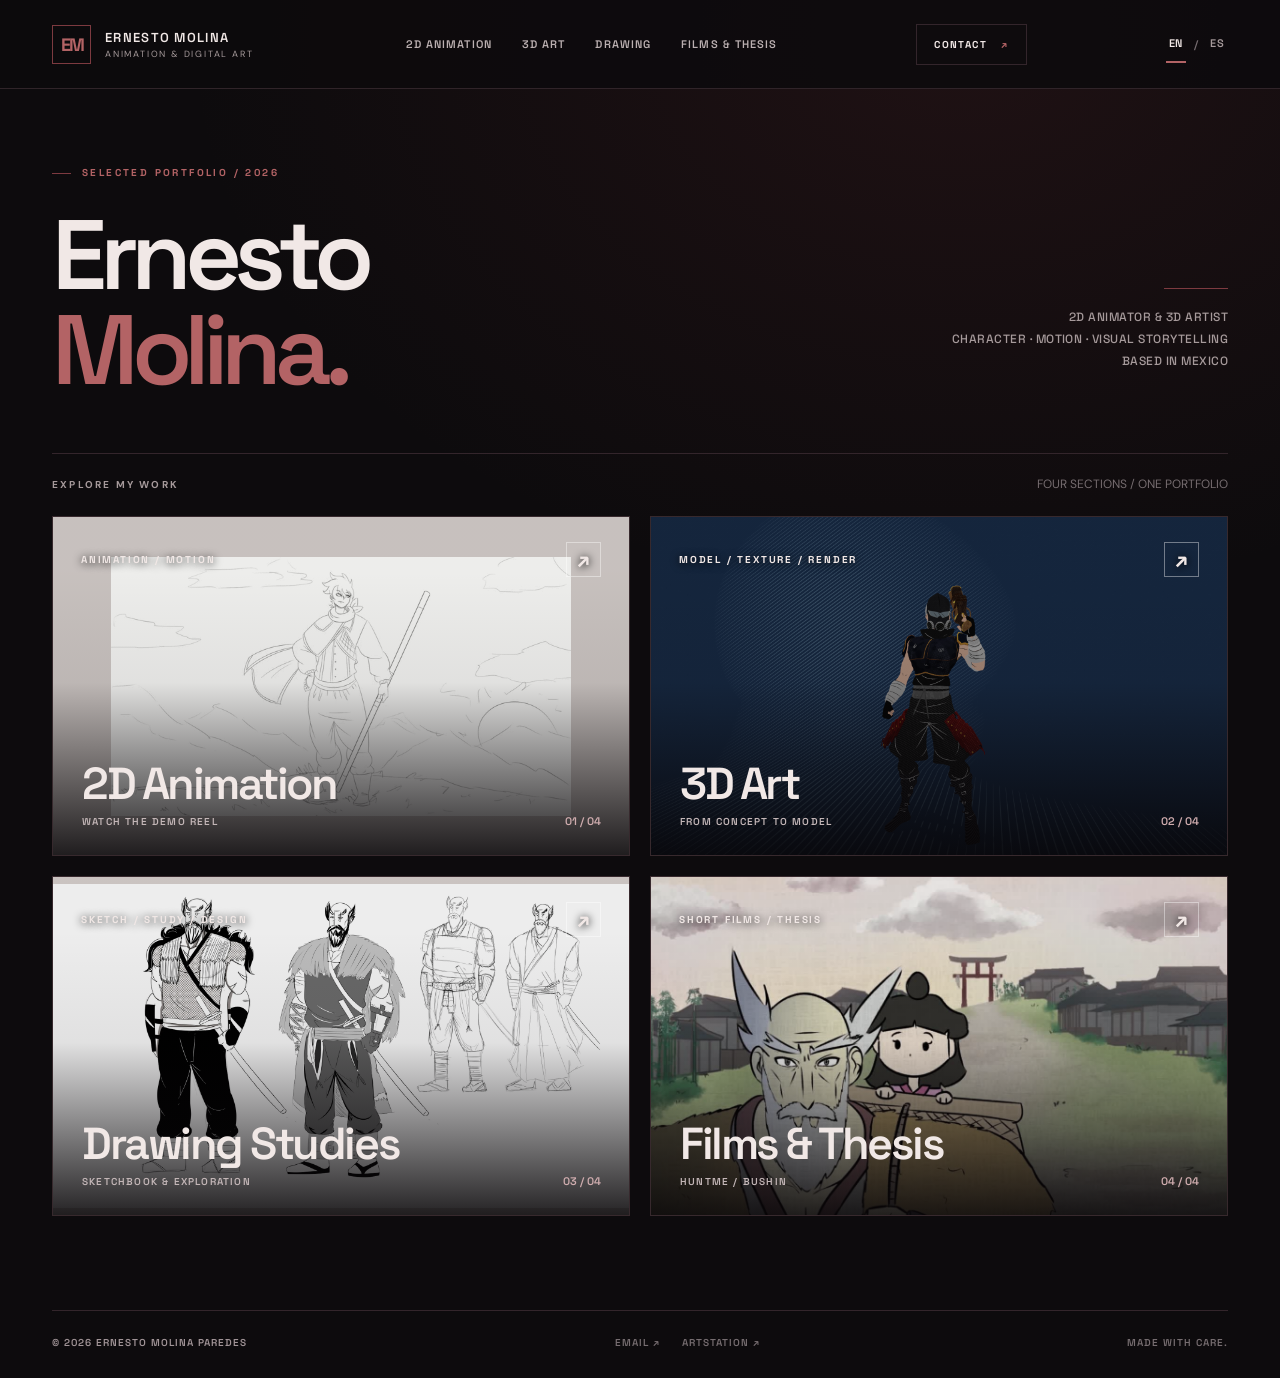
<file: index.html>
<!doctype html>
<html lang="en">
<head><meta charset="utf-8"><meta name="viewport" content="width=device-width, initial-scale=1"><meta name="theme-color" content="#0d0b0d"><meta name="description" content="Ernesto Molina Paredes — 2D animation, 3D modeling and drawing studies."><title>Ernesto Molina — Animation & Digital Art</title><link rel="stylesheet" href="./style.css"><script src="./app.js" defer></script><script src="./language.js"></script></head>
<body>
<a class="skip-link" href="#main">Skip to content</a>
<div class="header-wrap"><header class="site-header site-shell"><a class="brand" href="./index.html" aria-label="Ernesto Molina home"><span class="brand-monogram">EM</span><span class="brand-copy"><strong>ERNESTO MOLINA</strong><small>ANIMATION & DIGITAL ART</small></span></a><nav class="main-nav" aria-label="Main navigation"><a href="./animation.html">2D ANIMATION</a><a href="./modeling.html">3D ART</a><a href="./studies.html">DRAWING</a><a href="./films.html">FILMS & THESIS</a></nav><a class="header-mail" href="mailto:ermolrk@gmail.com">CONTACT <span>↗</span></a><nav class="language-switch" aria-label="Language"><a href="./index.html" lang="en" data-language="en" aria-current="true">EN</a><span aria-hidden="true">/</span><a href="./index-es.html" lang="es" data-language="es">ES</a></nav><button class="menu-btn" aria-label="Open menu" aria-expanded="false" aria-controls="mobile-nav">☰</button></header><nav class="mobile-nav" id="mobile-nav" hidden aria-label="Mobile navigation"><a href="./animation.html">2D Animation</a><a href="./modeling.html">3D Art</a><a href="./studies.html">Drawing Studies</a><a href="./films.html">FILMS & THESIS</a><a href="mailto:ermolrk@gmail.com">Contact ↗</a></nav></div>
<main id="main" class="site-shell">
  <section class="home-hero"><div><p class="eyebrow">SELECTED PORTFOLIO / 2026</p><h1 class="display">Ernesto<br><span>Molina.</span></h1></div><p class="home-hero-note">2D ANIMATOR & 3D ARTIST<br>CHARACTER · MOTION · VISUAL STORYTELLING<br>BASED IN MEXICO</p></section>
  <div class="home-intro section-rule" style="padding-top:22px"><span>EXPLORE MY WORK</span><p>FOUR SECTIONS / ONE PORTFOLIO</p></div>
  <section class="category-grid home-four" aria-label="Portfolio categories">
    <a class="category-card card-2d" href="./animation.html"><img src="./assets/animation-preview.gif" alt="2D hand-drawn animation rough frames" fetchpriority="high"><div class="card-top"><span>ANIMATION / MOTION</span><span aria-hidden="true">↗</span></div><div class="card-bottom"><div><h2>2D Animation</h2><p>WATCH THE DEMO REEL</p></div><span class="card-count">01 / 04</span></div></a>
    <a class="category-card" href="./modeling.html"><img src="./assets/scene-render-1.jpg" alt="Stylized 3D character render of a masked fighter" fetchpriority="high"><div class="card-top"><span>MODEL / TEXTURE / RENDER</span><span aria-hidden="true">↗</span></div><div class="card-bottom"><div><h2>3D Art</h2><p>FROM CONCEPT TO MODEL</p></div><span class="card-count">02 / 04</span></div></a>
    <a class="category-card card-studies" href="./studies.html"><img src="./assets/sketch-04.webp" alt="Character design and drawing studies" loading="lazy"><div class="card-top"><span>SKETCH / STUDY / DESIGN</span><span aria-hidden="true">↗</span></div><div class="card-bottom"><div><h2>Drawing Studies</h2><p>SKETCHBOOK & EXPLORATION</p></div><span class="card-count">03 / 04</span></div></a>
  <a class="category-card card-films" href="./films.html"><img src="./assets/bushin-poster.jpg" alt="Frame from BUSHIN, animated thesis project" loading="lazy"><div class="card-top"><span>SHORT FILMS / THESIS</span><span aria-hidden="true">↗</span></div><div class="card-bottom"><div><h2>Films &amp; Thesis</h2><p>HUNTME / BUSHIN</p></div><span class="card-count">04 / 04</span></div></a></section>
</main>
<footer class="site-footer site-shell"><span class="footer-copy">© <span data-year>2026</span> ERNESTO MOLINA PAREDES</span><div class="footer-links"><a href="mailto:ermolrk@gmail.com">EMAIL ↗</a><a href="https://www.artstation.com/raizor_reik" target="_blank" rel="noopener noreferrer">ARTSTATION ↗</a></div><span>MADE WITH CARE.</span></footer>
</body></html>
</file>
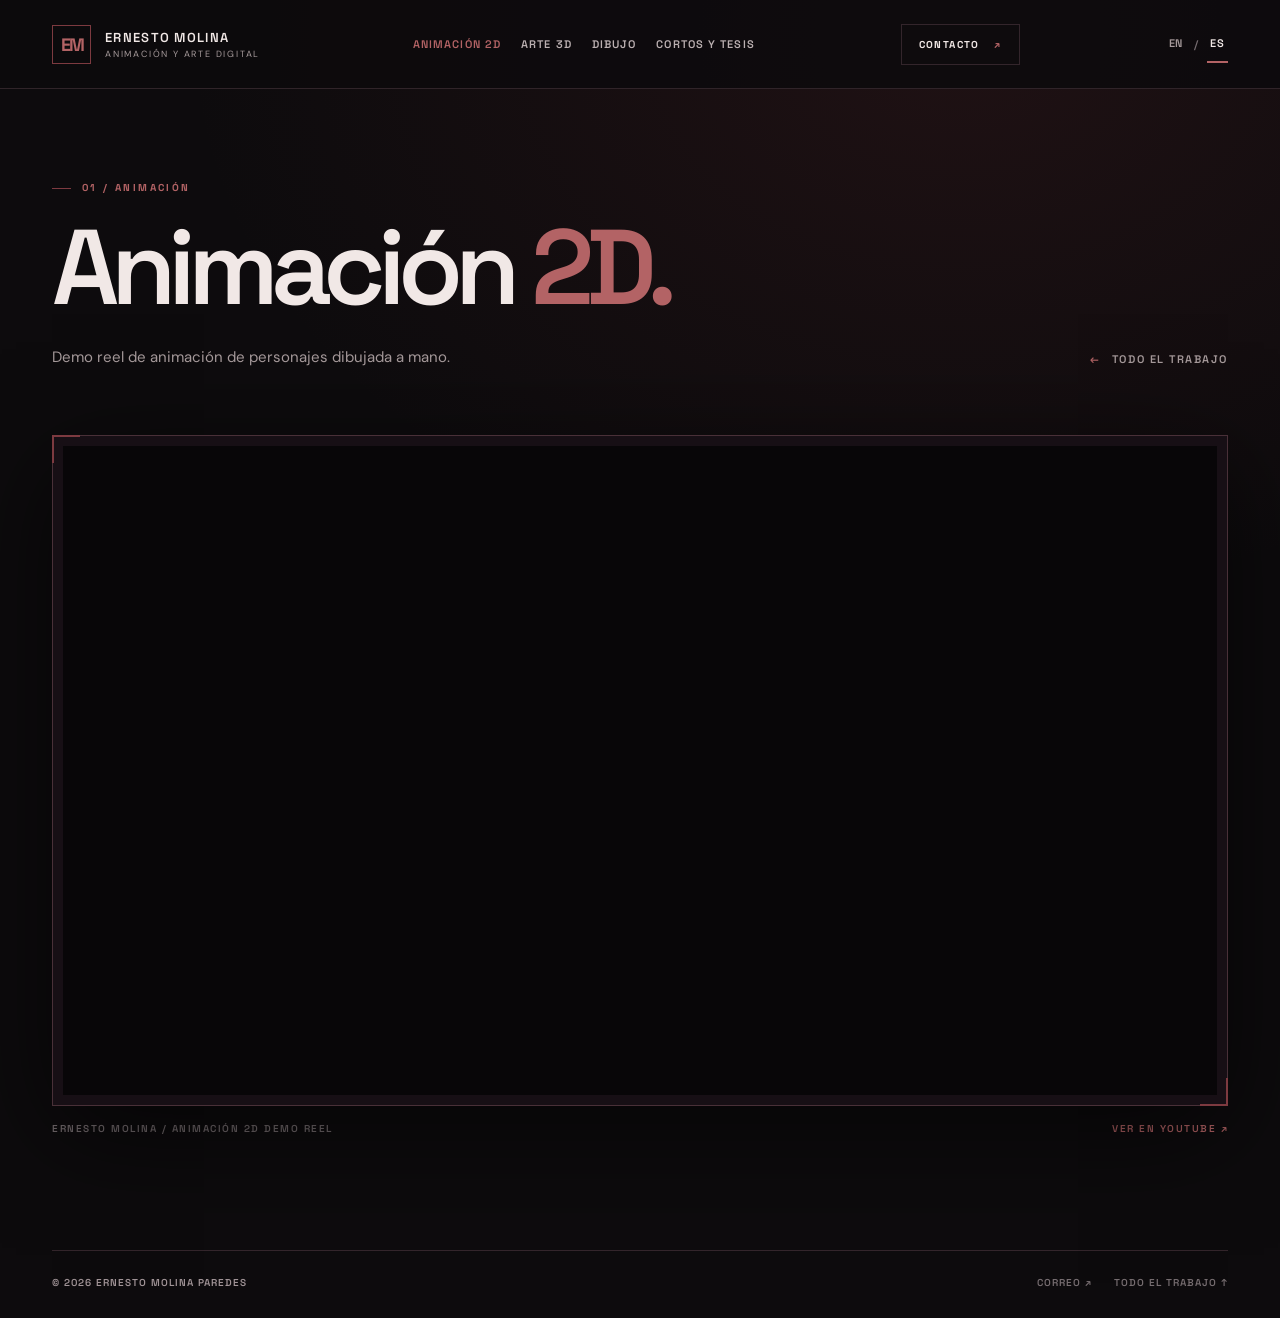
<file: animation-es.html>
<!doctype html>
<html lang="es">
<head><meta charset="utf-8"><meta name="viewport" content="width=device-width, initial-scale=1"><meta name="theme-color" content="#0d0b0d"><meta name="description" content="Ernesto Molina — demo reel de animación 2D."><title>Animación 2D — Ernesto Molina</title><link rel="stylesheet" href="./style.css"><script src="./app-es.js" defer></script><script src="./language.js"></script></head>
<body><a class="skip-link" href="#main">Saltar al contenido</a>
<div class="header-wrap"><header class="site-header site-shell"><a class="brand" href="./index-es.html" aria-label="Ernesto Molina — inicio"><span class="brand-monogram">EM</span><span class="brand-copy"><strong>ERNESTO MOLINA</strong><small>ANIMACIÓN Y ARTE DIGITAL</small></span></a><nav class="main-nav" aria-label="Navegación principal"><a href="./animation-es.html" aria-current="page">ANIMACIÓN 2D</a><a href="./modeling-es.html">ARTE 3D</a><a href="./studies-es.html">DIBUJO</a><a href="./films-es.html">CORTOS Y TESIS</a></nav><a class="header-mail" href="mailto:ermolrk@gmail.com">CONTACTO <span>↗</span></a><nav class="language-switch" aria-label="Idioma"><a href="./animation.html" lang="en" data-language="en">EN</a><span aria-hidden="true">/</span><a href="./animation-es.html" lang="es" data-language="es" aria-current="true">ES</a></nav><button class="menu-btn" aria-label="Abrir menú" aria-expanded="false" aria-controls="mobile-nav">☰</button></header><nav class="mobile-nav" id="mobile-nav" hidden aria-label="Navegación móvil"><a href="./index-es.html">Inicio</a><a href="./animation-es.html">Animación 2D</a><a href="./modeling-es.html">Arte 3D</a><a href="./studies-es.html">Estudios de dibujo</a><a href="./films-es.html">CORTOS Y TESIS</a><a href="mailto:ermolrk@gmail.com">Contacto ↗</a></nav></div>
<main id="main" class="site-shell"><header class="page-head"><span class="eyebrow">01 / ANIMACIÓN</span><h1 class="display">Animación <em>2D.</em></h1><div class="head-bottom"><p class="head-summary">Demo reel de animación de personajes dibujada a mano.</p><a class="back-link" href="./index-es.html"><span>←</span> TODO EL TRABAJO</a></div></header><section class="page-only-reel" aria-label="Reel de animación 2D"><div class="reel-frame"><div class="video-ratio"><iframe src="https://www.youtube-nocookie.com/embed/XkcV1R9i1e0?rel=0" title="Ernesto Molina — Demo reel de animación 2D" allow="accelerometer; autoplay; clipboard-write; encrypted-media; gyroscope; picture-in-picture; web-share" referrerpolicy="strict-origin-when-cross-origin" allowfullscreen></iframe></div></div><div class="reel-note"><span>ERNESTO MOLINA / ANIMACIÓN 2D DEMO REEL</span><a href="https://youtu.be/XkcV1R9i1e0" target="_blank" rel="noopener noreferrer">VER EN YOUTUBE ↗</a></div></section></main>
<footer class="site-footer site-shell"><span class="footer-copy">© <span data-year>2026</span> ERNESTO MOLINA PAREDES</span><div class="footer-links"><a href="mailto:ermolrk@gmail.com">CORREO ↗</a><a href="./index-es.html">TODO EL TRABAJO ↑</a></div></footer>
</body></html>
</file>
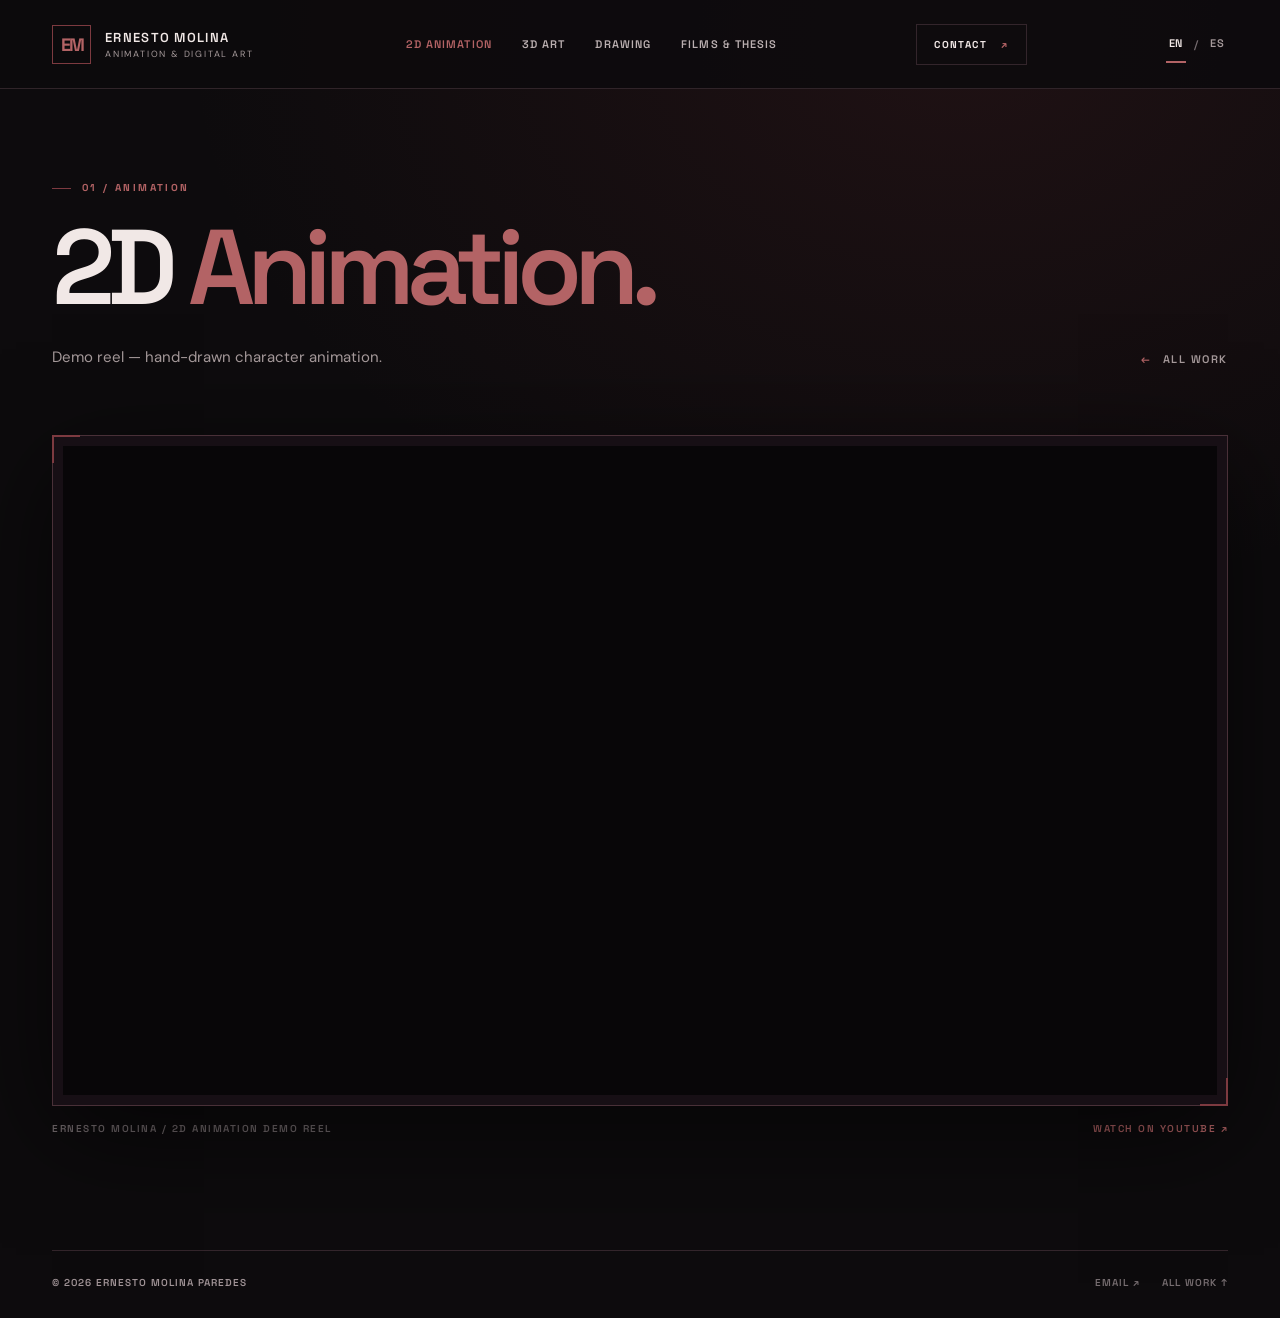
<file: animation.html>
<!doctype html>
<html lang="en">
<head><meta charset="utf-8"><meta name="viewport" content="width=device-width, initial-scale=1"><meta name="theme-color" content="#0d0b0d"><meta name="description" content="Ernesto Molina — 2D animation demo reel."><title>2D Animation — Ernesto Molina</title><link rel="stylesheet" href="./style.css"><script src="./app.js" defer></script><script src="./language.js"></script></head>
<body><a class="skip-link" href="#main">Skip to content</a>
<div class="header-wrap"><header class="site-header site-shell"><a class="brand" href="./index.html" aria-label="Ernesto Molina home"><span class="brand-monogram">EM</span><span class="brand-copy"><strong>ERNESTO MOLINA</strong><small>ANIMATION & DIGITAL ART</small></span></a><nav class="main-nav" aria-label="Main navigation"><a href="./animation.html" aria-current="page">2D ANIMATION</a><a href="./modeling.html">3D ART</a><a href="./studies.html">DRAWING</a><a href="./films.html">FILMS & THESIS</a></nav><a class="header-mail" href="mailto:ermolrk@gmail.com">CONTACT <span>↗</span></a><nav class="language-switch" aria-label="Language"><a href="./animation.html" lang="en" data-language="en" aria-current="true">EN</a><span aria-hidden="true">/</span><a href="./animation-es.html" lang="es" data-language="es">ES</a></nav><button class="menu-btn" aria-label="Open menu" aria-expanded="false" aria-controls="mobile-nav">☰</button></header><nav class="mobile-nav" id="mobile-nav" hidden aria-label="Mobile navigation"><a href="./index.html">Home</a><a href="./animation.html">2D Animation</a><a href="./modeling.html">3D Art</a><a href="./studies.html">Drawing Studies</a><a href="./films.html">FILMS & THESIS</a><a href="mailto:ermolrk@gmail.com">Contact ↗</a></nav></div>
<main id="main" class="site-shell"><header class="page-head"><span class="eyebrow">01 / ANIMATION</span><h1 class="display">2D <em>Animation.</em></h1><div class="head-bottom"><p class="head-summary">Demo reel — hand-drawn character animation.</p><a class="back-link" href="./index.html"><span>←</span> ALL WORK</a></div></header><section class="page-only-reel" aria-label="2D animation reel"><div class="reel-frame"><div class="video-ratio"><iframe src="https://www.youtube-nocookie.com/embed/XkcV1R9i1e0?rel=0" title="Ernesto Molina — 2D Animation Demo Reel" allow="accelerometer; autoplay; clipboard-write; encrypted-media; gyroscope; picture-in-picture; web-share" referrerpolicy="strict-origin-when-cross-origin" allowfullscreen></iframe></div></div><div class="reel-note"><span>ERNESTO MOLINA / 2D ANIMATION DEMO REEL</span><a href="https://youtu.be/XkcV1R9i1e0" target="_blank" rel="noopener noreferrer">WATCH ON YOUTUBE ↗</a></div></section></main>
<footer class="site-footer site-shell"><span class="footer-copy">© <span data-year>2026</span> ERNESTO MOLINA PAREDES</span><div class="footer-links"><a href="mailto:ermolrk@gmail.com">EMAIL ↗</a><a href="./index.html">ALL WORK ↑</a></div></footer>
</body></html>
</file>
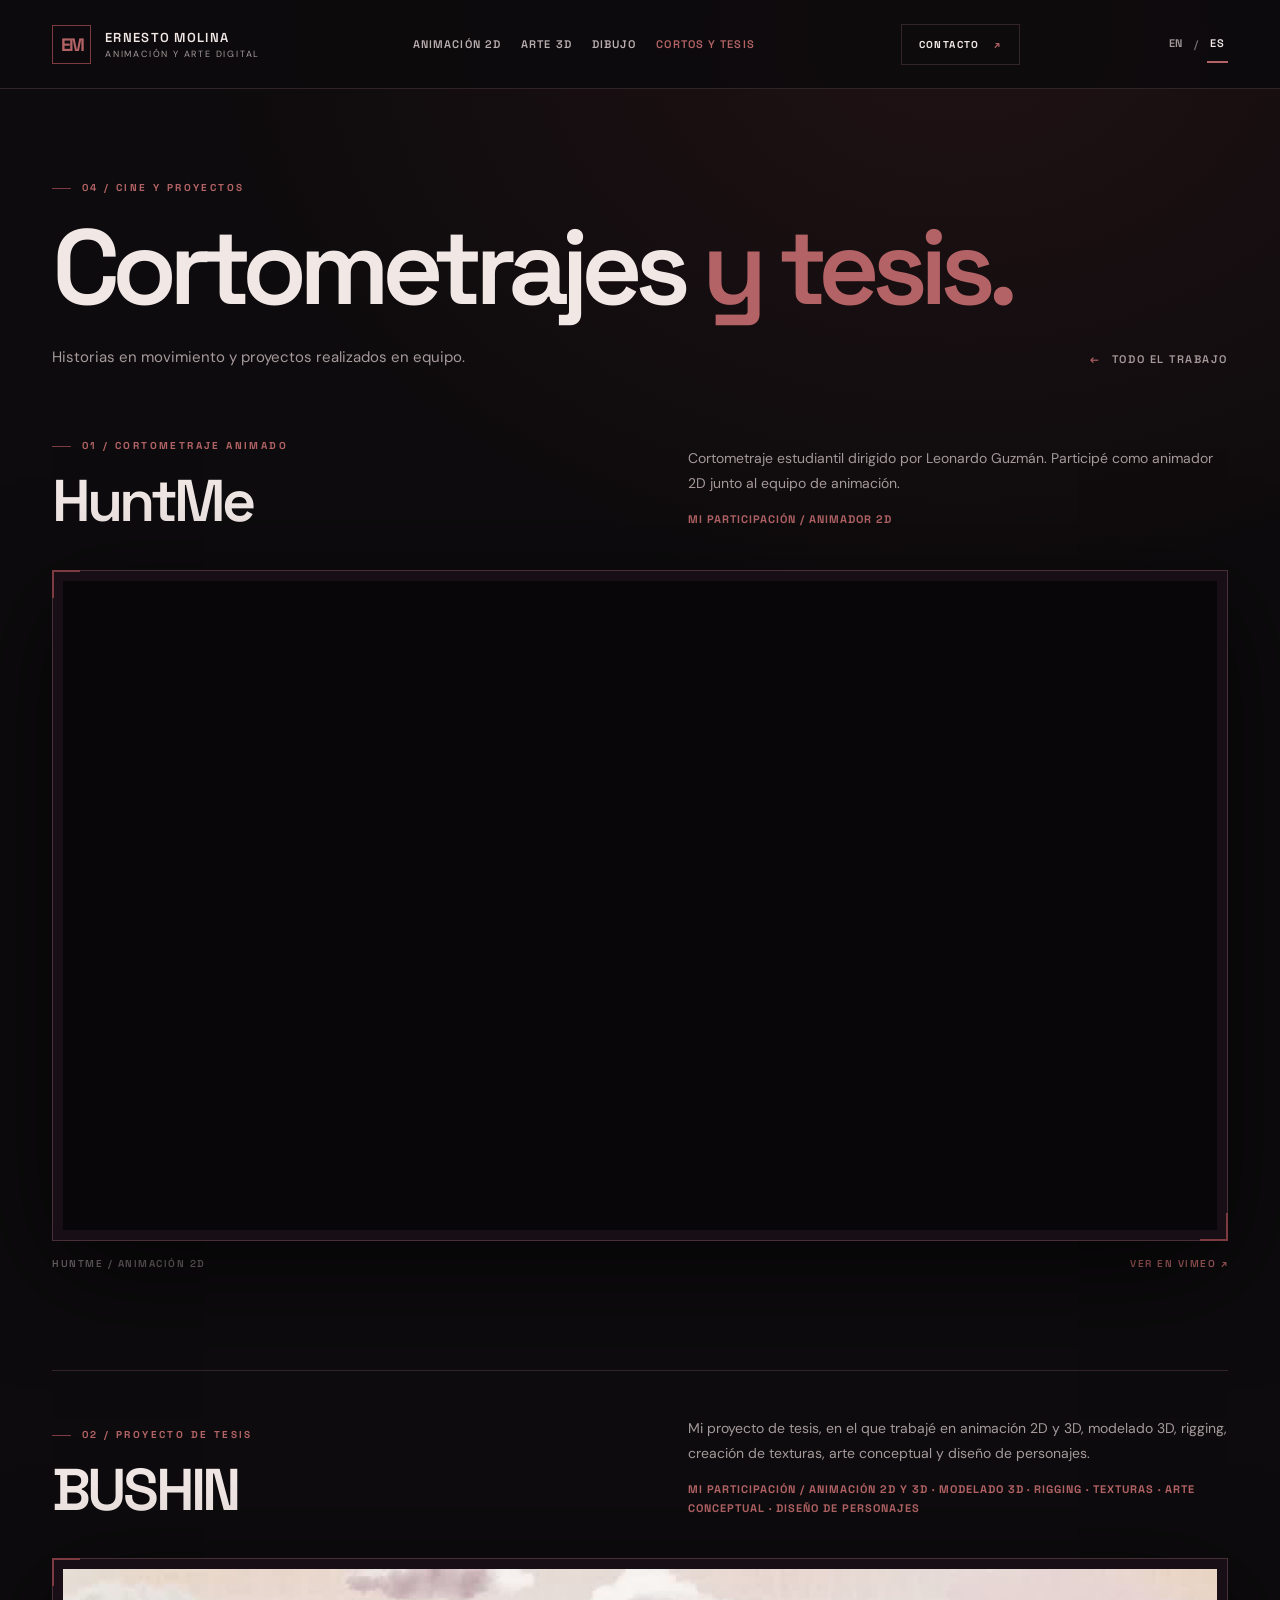
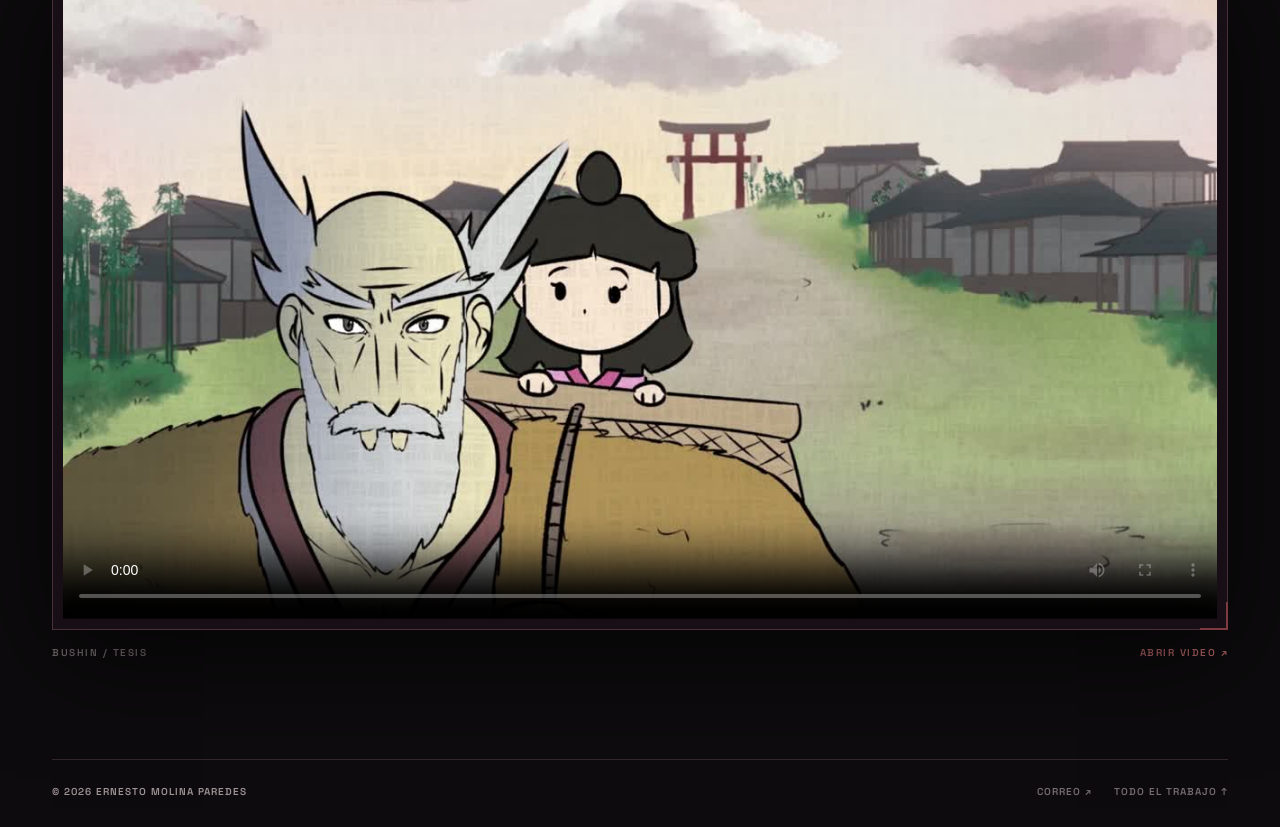
<file: films-es.html>
<!doctype html>
<html lang="es">
<head><meta charset="utf-8"><meta name="viewport" content="width=device-width, initial-scale=1"><meta name="theme-color" content="#0d0b0d"><meta name="description" content="HuntMe y BUSHIN: cortometrajes y tesis de Ernesto Molina. Animación 2D, modelado 3D, rigging y texturas."><title>Cortometrajes y tesis — Ernesto Molina</title><link rel="stylesheet" href="./style.css"><script src="./app-es.js" defer></script><script src="./language.js"></script></head>
<body><a class="skip-link" href="#main">Saltar al contenido</a>
<div class="header-wrap"><header class="site-header site-shell"><a class="brand" href="./index-es.html" aria-label="Ernesto Molina — inicio"><span class="brand-monogram">EM</span><span class="brand-copy"><strong>ERNESTO MOLINA</strong><small>ANIMACIÓN Y ARTE DIGITAL</small></span></a><nav class="main-nav" aria-label="Navegación principal"><a href="./animation-es.html">ANIMACIÓN 2D</a><a href="./modeling-es.html">ARTE 3D</a><a href="./studies-es.html">DIBUJO</a><a href="./films-es.html" aria-current="page">CORTOS Y TESIS</a></nav><a class="header-mail" href="mailto:ermolrk@gmail.com">CONTACTO <span>↗</span></a><nav class="language-switch" aria-label="Idioma"><a href="./films.html" lang="en" data-language="en">EN</a><span aria-hidden="true">/</span><a href="./films-es.html" lang="es" data-language="es" aria-current="true">ES</a></nav><button class="menu-btn" aria-label="Abrir menú" aria-expanded="false" aria-controls="mobile-nav">☰</button></header><nav class="mobile-nav" id="mobile-nav" hidden aria-label="Navegación móvil"><a href="./index-es.html">Inicio</a><a href="./animation-es.html">Animación 2D</a><a href="./modeling-es.html">Arte 3D</a><a href="./studies-es.html">Estudios de dibujo</a><a href="./films-es.html" aria-current="page">CORTOS Y TESIS</a><a href="mailto:ermolrk@gmail.com">Contacto ↗</a></nav></div>
<main id="main" class="site-shell"><header class="page-head"><span class="eyebrow">04 / CINE Y PROYECTOS</span><h1 class="display">Cortometrajes <em>y tesis.</em></h1><div class="head-bottom"><p class="head-summary">Historias en movimiento y proyectos realizados en equipo.</p><a class="back-link" href="./index-es.html"><span>←</span> TODO EL TRABAJO</a></div></header><section class="film-case" aria-labelledby="huntme-title"><div class="project-header"><div><span class="eyebrow">01 / CORTOMETRAJE ANIMADO</span><h2 id="huntme-title">HuntMe</h2></div><div><p>Cortometraje estudiantil dirigido por Leonardo Guzmán. Participé como animador 2D junto al equipo de animación.</p><p class="film-credit">MI PARTICIPACIÓN / ANIMADOR 2D</p></div></div><div class="reel-frame"><div class="video-ratio"><iframe src="https://player.vimeo.com/video/498102116?dnt=1" title="HuntMe — cortometraje animado" allow="autoplay; fullscreen; picture-in-picture" referrerpolicy="strict-origin-when-cross-origin" allowfullscreen></iframe></div></div><div class="reel-note"><span>HUNTME / ANIMACIÓN 2D</span><a href="https://vimeo.com/498102116" target="_blank" rel="noopener noreferrer">VER EN VIMEO ↗</a></div></section><section class="film-case thesis-case" id="bushin" aria-labelledby="bushin-title"><div class="project-header"><div><span class="eyebrow">02 / PROYECTO DE TESIS</span><h2 id="bushin-title">BUSHIN</h2></div><div><p>Mi proyecto de tesis, en el que trabajé en animación 2D y 3D, modelado 3D, rigging, creación de texturas, arte conceptual y diseño de personajes.</p><p class="film-credit">MI PARTICIPACIÓN / ANIMACIÓN 2D Y 3D · MODELADO 3D · RIGGING · TEXTURAS · ARTE CONCEPTUAL · DISEÑO DE PERSONAJES</p></div></div><div class="reel-frame"><div class="video-ratio"><video controls playsinline preload="metadata" poster="./assets/bushin-poster.jpg" aria-label="BUSHIN — proyecto de tesis"><source src="./assets/bushin.mp4" type="video/mp4">Tu navegador no admite este reproductor. <a href="./assets/bushin.mp4">Abrir video</a></video></div></div><div class="reel-note"><span>BUSHIN / TESIS</span><a href="./assets/bushin.mp4" target="_blank" rel="noopener">ABRIR VIDEO ↗</a></div></section></main>
<footer class="site-footer site-shell"><span class="footer-copy">© <span data-year>2026</span> ERNESTO MOLINA PAREDES</span><div class="footer-links"><a href="mailto:ermolrk@gmail.com">CORREO ↗</a><a href="./index-es.html">TODO EL TRABAJO ↑</a></div></footer>
</body></html>
</file>
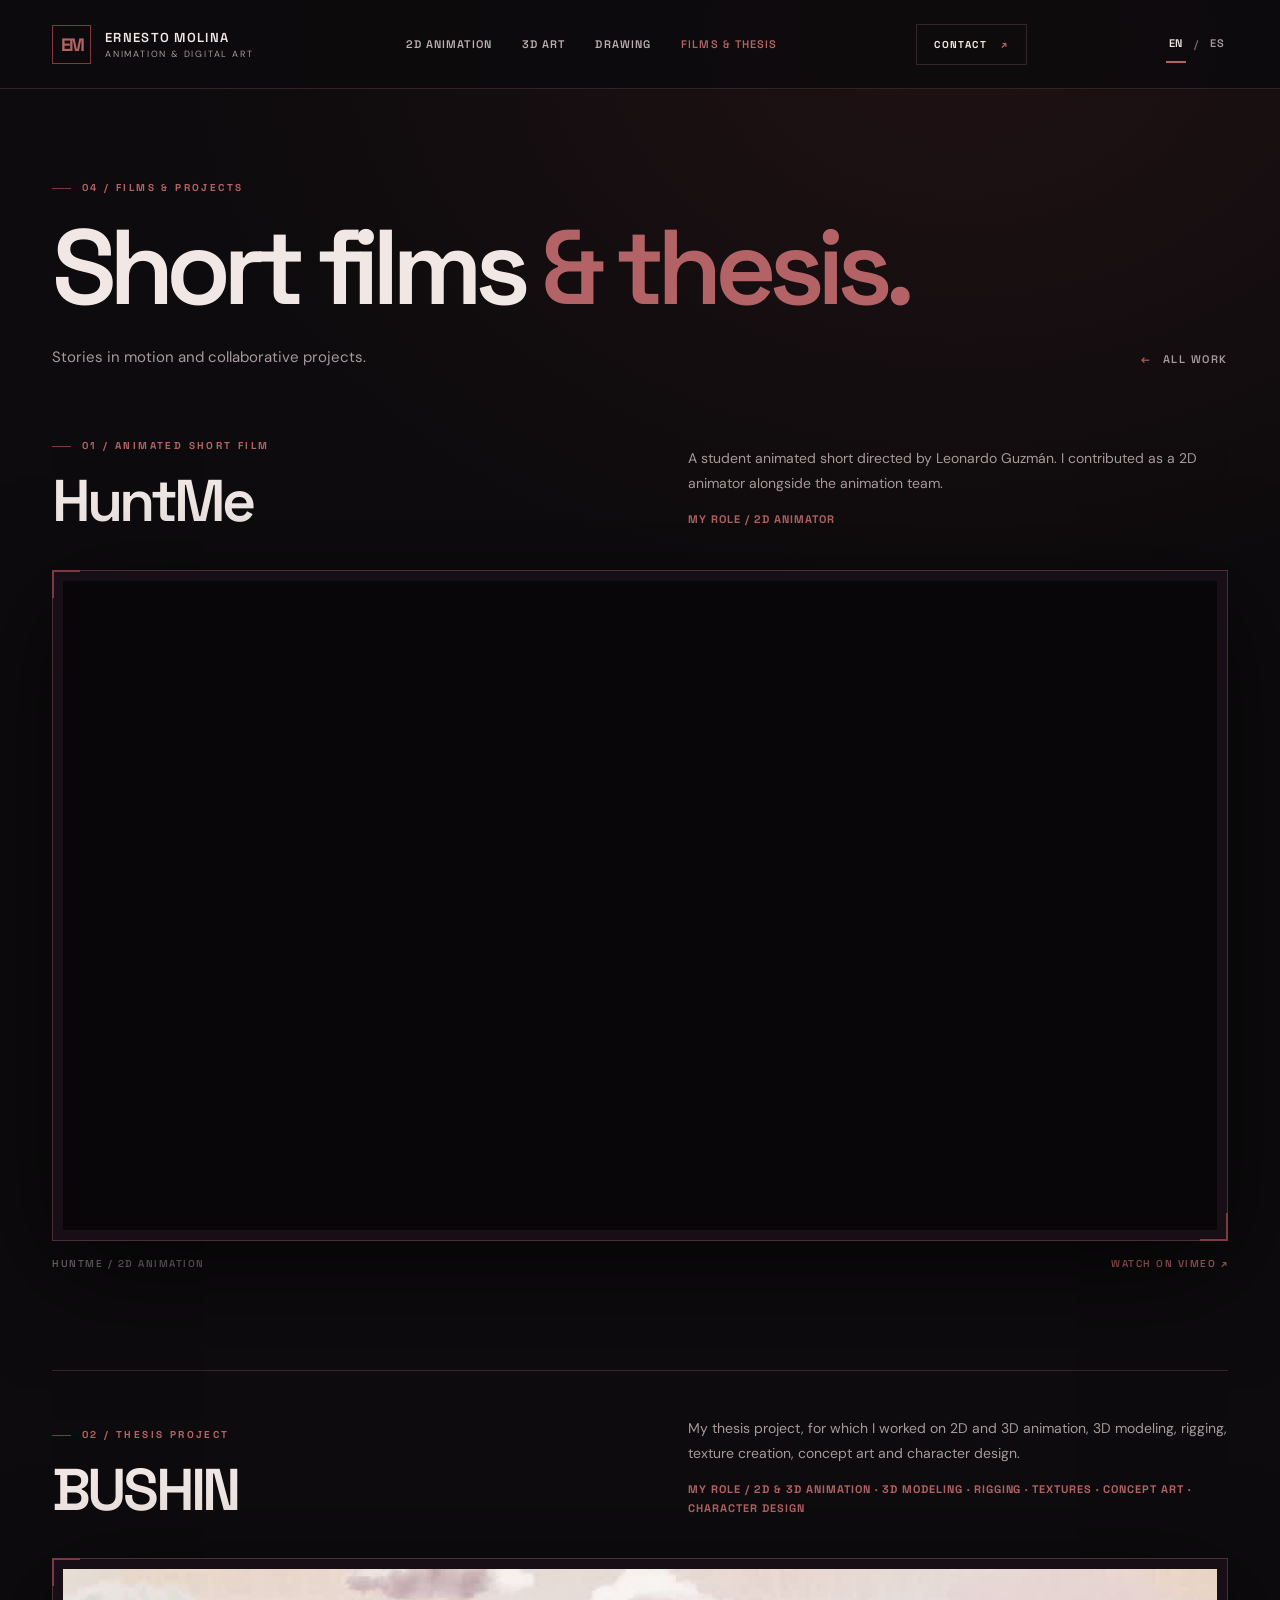
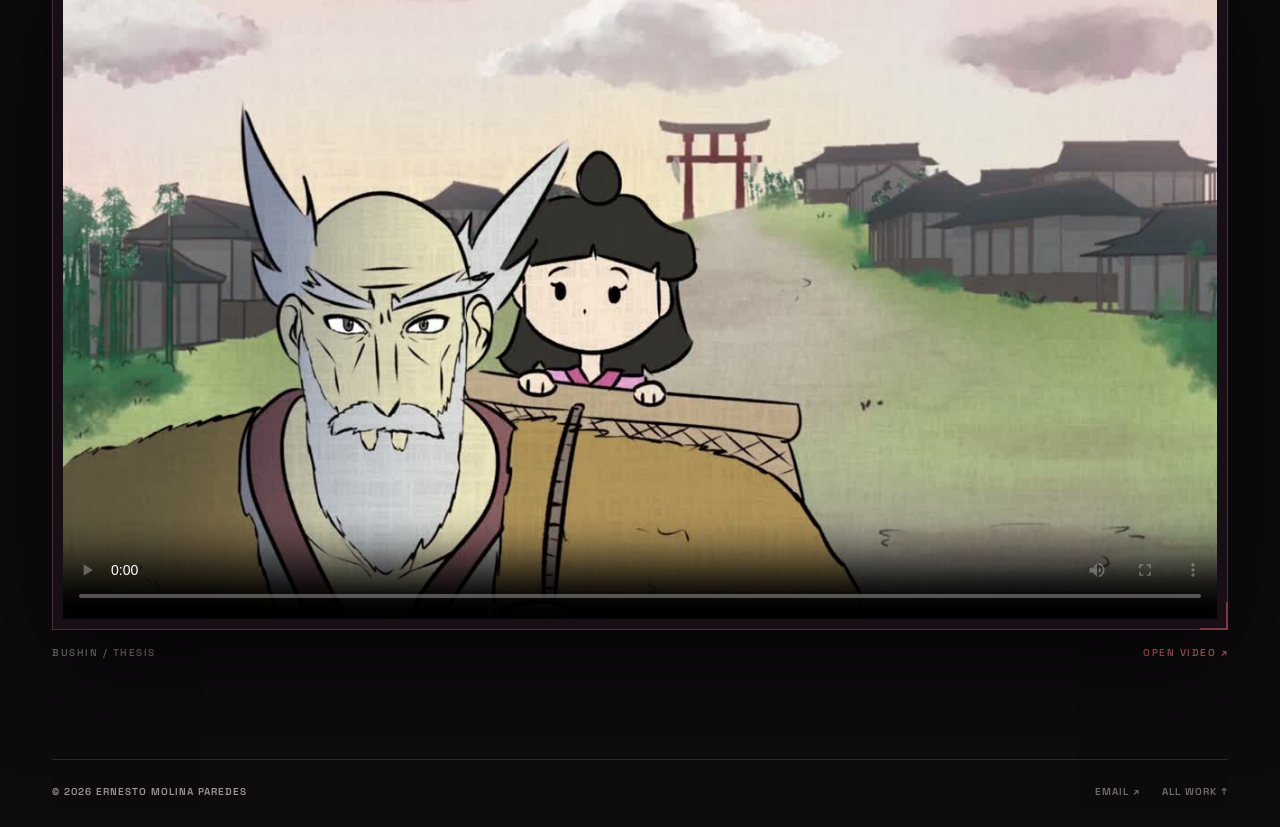
<file: films.html>
<!doctype html>
<html lang="en">
<head><meta charset="utf-8"><meta name="viewport" content="width=device-width, initial-scale=1"><meta name="theme-color" content="#0d0b0d"><meta name="description" content="HuntMe and BUSHIN: short films and thesis by Ernesto Molina. 2D animation, 3D modeling, rigging and textures."><title>Short Films & Thesis — Ernesto Molina</title><link rel="stylesheet" href="./style.css"><script src="./app.js" defer></script><script src="./language.js"></script></head>
<body><a class="skip-link" href="#main">Skip to content</a>
<div class="header-wrap"><header class="site-header site-shell"><a class="brand" href="./index.html" aria-label="Ernesto Molina home"><span class="brand-monogram">EM</span><span class="brand-copy"><strong>ERNESTO MOLINA</strong><small>ANIMATION & DIGITAL ART</small></span></a><nav class="main-nav" aria-label="Main navigation"><a href="./animation.html">2D ANIMATION</a><a href="./modeling.html">3D ART</a><a href="./studies.html">DRAWING</a><a href="./films.html" aria-current="page">FILMS & THESIS</a></nav><a class="header-mail" href="mailto:ermolrk@gmail.com">CONTACT <span>↗</span></a><nav class="language-switch" aria-label="Language"><a href="./films.html" lang="en" data-language="en" aria-current="true">EN</a><span aria-hidden="true">/</span><a href="./films-es.html" lang="es" data-language="es">ES</a></nav><button class="menu-btn" aria-label="Open menu" aria-expanded="false" aria-controls="mobile-nav">☰</button></header><nav class="mobile-nav" id="mobile-nav" hidden aria-label="Mobile navigation"><a href="./index.html">Home</a><a href="./animation.html">2D Animation</a><a href="./modeling.html">3D Art</a><a href="./studies.html">Drawing Studies</a><a href="./films.html" aria-current="page">FILMS & THESIS</a><a href="mailto:ermolrk@gmail.com">Contact ↗</a></nav></div>
<main id="main" class="site-shell"><header class="page-head"><span class="eyebrow">04 / FILMS & PROJECTS</span><h1 class="display">Short films <em>& thesis.</em></h1><div class="head-bottom"><p class="head-summary">Stories in motion and collaborative projects.</p><a class="back-link" href="./index.html"><span>←</span> ALL WORK</a></div></header><section class="film-case" aria-labelledby="huntme-title"><div class="project-header"><div><span class="eyebrow">01 / ANIMATED SHORT FILM</span><h2 id="huntme-title">HuntMe</h2></div><div><p>A student animated short directed by Leonardo Guzmán. I contributed as a 2D animator alongside the animation team.</p><p class="film-credit">MY ROLE / 2D ANIMATOR</p></div></div><div class="reel-frame"><div class="video-ratio"><iframe src="https://player.vimeo.com/video/498102116?dnt=1" title="HuntMe — animated short film" allow="autoplay; fullscreen; picture-in-picture" referrerpolicy="strict-origin-when-cross-origin" allowfullscreen></iframe></div></div><div class="reel-note"><span>HUNTME / 2D ANIMATION</span><a href="https://vimeo.com/498102116" target="_blank" rel="noopener noreferrer">WATCH ON VIMEO ↗</a></div></section><section class="film-case thesis-case" id="bushin" aria-labelledby="bushin-title"><div class="project-header"><div><span class="eyebrow">02 / THESIS PROJECT</span><h2 id="bushin-title">BUSHIN</h2></div><div><p>My thesis project, for which I worked on 2D and 3D animation, 3D modeling, rigging, texture creation, concept art and character design.</p><p class="film-credit">MY ROLE / 2D &amp; 3D ANIMATION · 3D MODELING · RIGGING · TEXTURES · CONCEPT ART · CHARACTER DESIGN</p></div></div><div class="reel-frame"><div class="video-ratio"><video controls playsinline preload="metadata" poster="./assets/bushin-poster.jpg" aria-label="BUSHIN — thesis project"><source src="./assets/bushin.mp4" type="video/mp4">Your browser does not support this player. <a href="./assets/bushin.mp4">Open video</a></video></div></div><div class="reel-note"><span>BUSHIN / THESIS</span><a href="./assets/bushin.mp4" target="_blank" rel="noopener">OPEN VIDEO ↗</a></div></section></main>
<footer class="site-footer site-shell"><span class="footer-copy">© <span data-year>2026</span> ERNESTO MOLINA PAREDES</span><div class="footer-links"><a href="mailto:ermolrk@gmail.com">EMAIL ↗</a><a href="./index.html">ALL WORK ↑</a></div></footer>
</body></html>
</file>
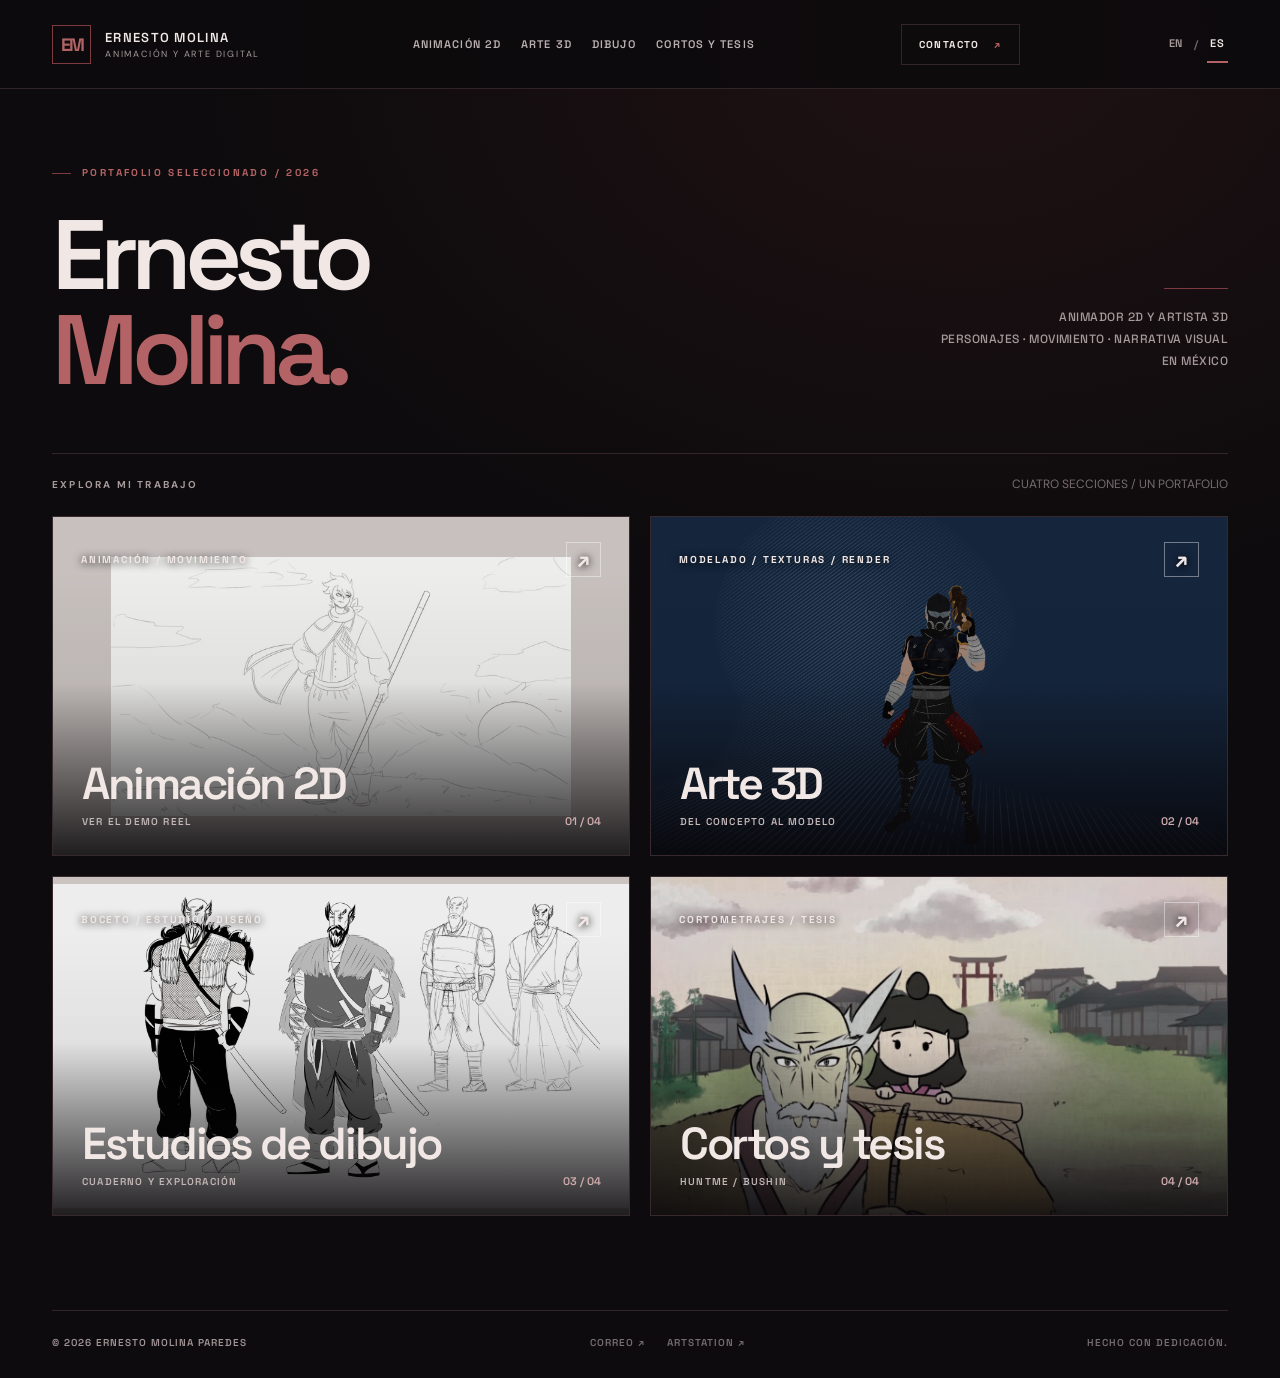
<file: index-es.html>
<!doctype html>
<html lang="es">
<head><meta charset="utf-8"><meta name="viewport" content="width=device-width, initial-scale=1"><meta name="theme-color" content="#0d0b0d"><meta name="description" content="Ernesto Molina Paredes — animación 2D, modelado 3D y estudios de dibujo."><title>Ernesto Molina — Animación y arte digital</title><link rel="stylesheet" href="./style.css"><script src="./app-es.js" defer></script><script src="./language.js"></script></head>
<body>
<a class="skip-link" href="#main">Saltar al contenido</a>
<div class="header-wrap"><header class="site-header site-shell"><a class="brand" href="./index-es.html" aria-label="Ernesto Molina — inicio"><span class="brand-monogram">EM</span><span class="brand-copy"><strong>ERNESTO MOLINA</strong><small>ANIMACIÓN Y ARTE DIGITAL</small></span></a><nav class="main-nav" aria-label="Navegación principal"><a href="./animation-es.html">ANIMACIÓN 2D</a><a href="./modeling-es.html">ARTE 3D</a><a href="./studies-es.html">DIBUJO</a><a href="./films-es.html">CORTOS Y TESIS</a></nav><a class="header-mail" href="mailto:ermolrk@gmail.com">CONTACTO <span>↗</span></a><nav class="language-switch" aria-label="Idioma"><a href="./index.html" lang="en" data-language="en">EN</a><span aria-hidden="true">/</span><a href="./index-es.html" lang="es" data-language="es" aria-current="true">ES</a></nav><button class="menu-btn" aria-label="Abrir menú" aria-expanded="false" aria-controls="mobile-nav">☰</button></header><nav class="mobile-nav" id="mobile-nav" hidden aria-label="Navegación móvil"><a href="./animation-es.html">Animación 2D</a><a href="./modeling-es.html">Arte 3D</a><a href="./studies-es.html">Estudios de dibujo</a><a href="./films-es.html">CORTOS Y TESIS</a><a href="mailto:ermolrk@gmail.com">Contacto ↗</a></nav></div>
<main id="main" class="site-shell">
  <section class="home-hero"><div><p class="eyebrow">PORTAFOLIO SELECCIONADO / 2026</p><h1 class="display">Ernesto<br><span>Molina.</span></h1></div><p class="home-hero-note">ANIMADOR 2D Y ARTISTA 3D<br>PERSONAJES · MOVIMIENTO · NARRATIVA VISUAL<br>EN MÉXICO</p></section>
  <div class="home-intro section-rule" style="padding-top:22px"><span>EXPLORA MI TRABAJO</span><p>CUATRO SECCIONES / UN PORTAFOLIO</p></div>
  <section class="category-grid home-four" aria-label="Categorías del portafolio">
    <a class="category-card card-2d" href="./animation-es.html"><img src="./assets/animation-preview.gif" alt="Fotogramas de bocetos de animación 2D dibujada a mano" fetchpriority="high"><div class="card-top"><span>ANIMACIÓN / MOVIMIENTO</span><span aria-hidden="true">↗</span></div><div class="card-bottom"><div><h2>Animación 2D</h2><p>VER EL DEMO REEL</p></div><span class="card-count">01 / 04</span></div></a>
    <a class="category-card" href="./modeling-es.html"><img src="./assets/scene-render-1.jpg" alt="Render 3D estilizado de un luchador enmascarado" fetchpriority="high"><div class="card-top"><span>MODELADO / TEXTURAS / RENDER</span><span aria-hidden="true">↗</span></div><div class="card-bottom"><div><h2>Arte 3D</h2><p>DEL CONCEPTO AL MODELO</p></div><span class="card-count">02 / 04</span></div></a>
    <a class="category-card card-studies" href="./studies-es.html"><img src="./assets/sketch-04.webp" alt="Diseño de personajes y estudios de dibujo" loading="lazy"><div class="card-top"><span>BOCETO / ESTUDIO / DISEÑO</span><span aria-hidden="true">↗</span></div><div class="card-bottom"><div><h2>Estudios de dibujo</h2><p>CUADERNO Y EXPLORACIÓN</p></div><span class="card-count">03 / 04</span></div></a>
  <a class="category-card card-films" href="./films-es.html"><img src="./assets/bushin-poster.jpg" alt="Fotograma de BUSHIN, proyecto de tesis animado" loading="lazy"><div class="card-top"><span>CORTOMETRAJES / TESIS</span><span aria-hidden="true">↗</span></div><div class="card-bottom"><div><h2>Cortos y tesis</h2><p>HUNTME / BUSHIN</p></div><span class="card-count">04 / 04</span></div></a></section>
</main>
<footer class="site-footer site-shell"><span class="footer-copy">© <span data-year>2026</span> ERNESTO MOLINA PAREDES</span><div class="footer-links"><a href="mailto:ermolrk@gmail.com">CORREO ↗</a><a href="https://www.artstation.com/raizor_reik" target="_blank" rel="noopener noreferrer">ARTSTATION ↗</a></div><span>HECHO CON DEDICACIÓN.</span></footer>
</body></html>
</file>
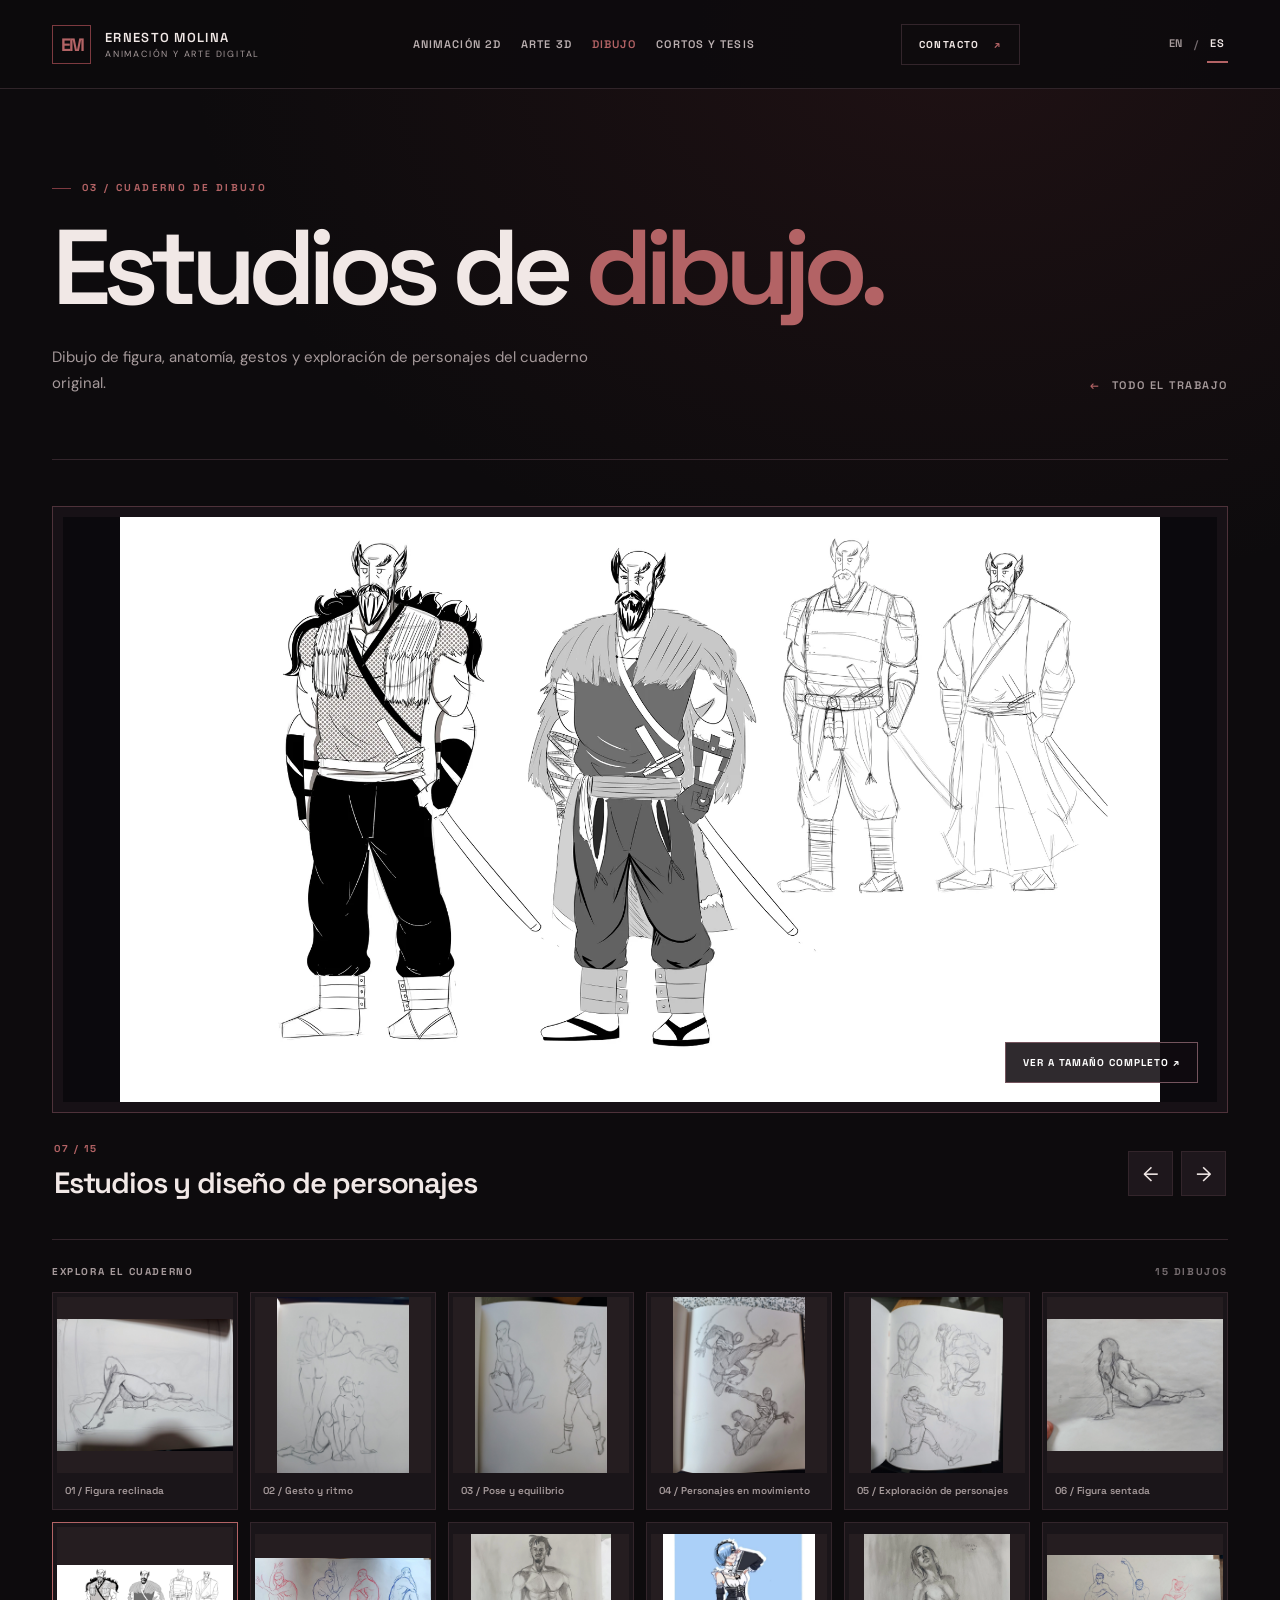
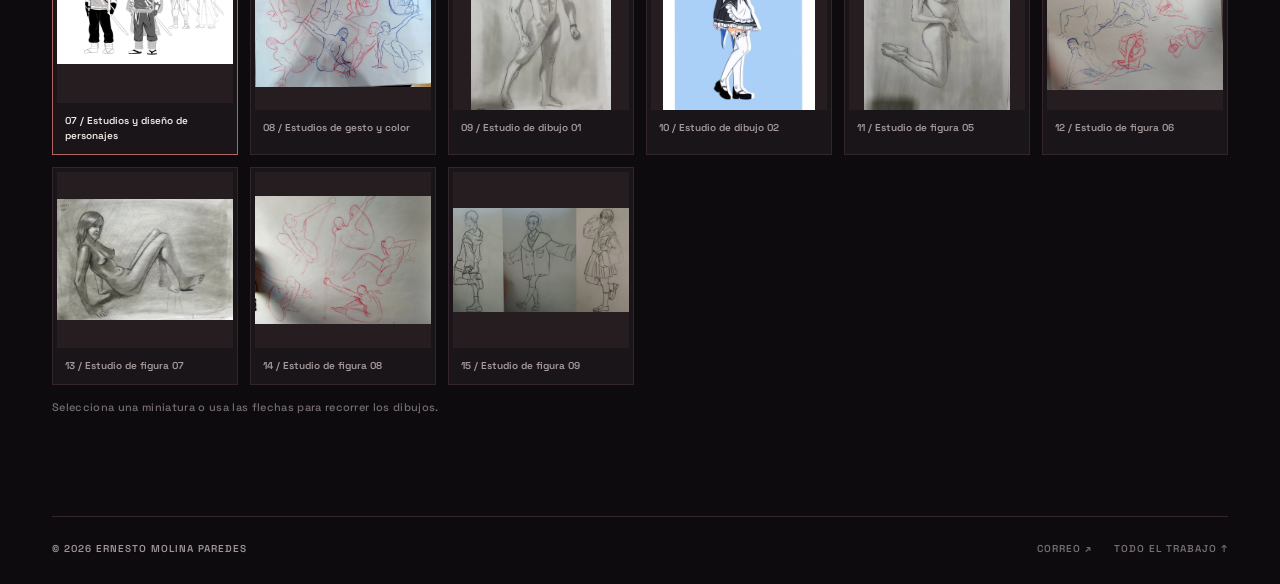
<file: studies-es.html>
<!doctype html>
<html lang="es"><head><meta charset="utf-8"><meta name="viewport" content="width=device-width, initial-scale=1"><meta name="theme-color" content="#0d0b0d"><meta name="description" content="Ernesto Molina — estudios de dibujo, gestos, figura humana y bocetos de personajes."><title>Estudios de dibujo — Ernesto Molina</title><link rel="stylesheet" href="./style.css"><script src="./app-es.js" defer></script><script src="./studies-es.js" defer></script><script src="./language.js"></script></head>
<body class="studies-page"><a class="skip-link" href="#main">Saltar al contenido</a>
<div class="header-wrap"><header class="site-header site-shell"><a class="brand" href="./index-es.html" aria-label="Ernesto Molina — inicio"><span class="brand-monogram">EM</span><span class="brand-copy"><strong>ERNESTO MOLINA</strong><small>ANIMACIÓN Y ARTE DIGITAL</small></span></a><nav class="main-nav" aria-label="Navegación principal"><a href="./animation-es.html">ANIMACIÓN 2D</a><a href="./modeling-es.html">ARTE 3D</a><a href="./studies-es.html" aria-current="page">DIBUJO</a><a href="./films-es.html">CORTOS Y TESIS</a></nav><a class="header-mail" href="mailto:ermolrk@gmail.com">CONTACTO <span>↗</span></a><nav class="language-switch" aria-label="Idioma"><a href="./studies.html" lang="en" data-language="en">EN</a><span aria-hidden="true">/</span><a href="./studies-es.html" lang="es" data-language="es" aria-current="true">ES</a></nav><button class="menu-btn" aria-label="Abrir menú" aria-expanded="false" aria-controls="mobile-nav">☰</button></header><nav class="mobile-nav" id="mobile-nav" hidden aria-label="Navegación móvil"><a href="./index-es.html">Inicio</a><a href="./animation-es.html">Animación 2D</a><a href="./modeling-es.html">Arte 3D</a><a href="./studies-es.html">Estudios de dibujo</a><a href="./films-es.html">CORTOS Y TESIS</a><a href="mailto:ermolrk@gmail.com">Contacto ↗</a></nav></div>
<main id="main" class="site-shell"><header class="page-head"><span class="eyebrow">03 / CUADERNO DE DIBUJO</span><h1 class="display">Estudios de <em>dibujo.</em></h1><div class="head-bottom"><p class="head-summary">Dibujo de figura, anatomía, gestos y exploración de personajes del cuaderno original.</p><a class="back-link" href="./index-es.html"><span>←</span> TODO EL TRABAJO</a></div></header>
<section class="project-viewer drawing-viewer" id="drawing-viewer" aria-label="Galería de dibujos" tabindex="0" aria-roledescription="carrusel"><div class="project-stage-wrap"><div class="project-stage" id="drawing-stage"><img id="drawing-main" src="./assets/sketch-04.webp" alt="Exploración de diseño de personajes con varios bocetos"><button class="stage-expand" id="drawing-expand" type="button" aria-label="Ampliar dibujo actual">VER A TAMAÑO COMPLETO ↗</button></div></div><div class="stage-details" aria-live="polite" aria-atomic="true"><div><span class="stage-counter" id="drawing-counter">07 / 15</span><h2 id="drawing-title">Estudios y diseño de personajes</h2></div><div class="stage-arrows"><button type="button" id="drawing-previous" aria-label="Dibujo anterior">←</button><button type="button" id="drawing-next" aria-label="Dibujo siguiente">→</button></div></div><div class="filmstrip-label"><span>EXPLORA EL CUADERNO</span><span>15 DIBUJOS</span></div><div class="drawing-thumbnails" aria-label="Elige un dibujo"><button type="button" class="filmstrip-tile" aria-pressed="false" aria-label="Mostrar Figura reclinada" data-drawing="0"><img src="./assets/drawing-01.png" alt="" loading="lazy"><span>01 / Figura reclinada</span></button>
<button type="button" class="filmstrip-tile" aria-pressed="false" aria-label="Mostrar Gesto y ritmo" data-drawing="1"><img src="./assets/drawing-02.png" alt="" loading="lazy"><span>02 / Gesto y ritmo</span></button>
<button type="button" class="filmstrip-tile" aria-pressed="false" aria-label="Mostrar Pose y equilibrio" data-drawing="2"><img src="./assets/drawing-03.png" alt="" loading="lazy"><span>03 / Pose y equilibrio</span></button>
<button type="button" class="filmstrip-tile" aria-pressed="false" aria-label="Mostrar Personajes en movimiento" data-drawing="3"><img src="./assets/drawing-04.png" alt="" loading="lazy"><span>04 / Personajes en movimiento</span></button>
<button type="button" class="filmstrip-tile" aria-pressed="false" aria-label="Mostrar Exploración de personajes" data-drawing="4"><img src="./assets/drawing-05.png" alt="" loading="lazy"><span>05 / Exploración de personajes</span></button>
<button type="button" class="filmstrip-tile" aria-pressed="false" aria-label="Mostrar Figura sentada" data-drawing="5"><img src="./assets/drawing-06.png" alt="" loading="lazy"><span>06 / Figura sentada</span></button>
<button type="button" class="filmstrip-tile is-active" aria-pressed="true" aria-label="Mostrar Estudios y diseño de personajes" data-drawing="6"><img src="./assets/sketch-04.webp" alt="" loading="lazy"><span>07 / Estudios y diseño de personajes</span></button>
<button type="button" class="filmstrip-tile" aria-pressed="false" aria-label="Mostrar Estudios de gesto y color" data-drawing="7"><img src="./assets/sketch-03.webp" alt="" loading="lazy"><span>08 / Estudios de gesto y color</span></button>
<button type="button" class="filmstrip-tile" aria-pressed="false" aria-label="Mostrar Estudio de dibujo 01" data-drawing="8"><img src="./assets/sketch-01.webp" alt="" loading="lazy"><span>09 / Estudio de dibujo 01</span></button>
<button type="button" class="filmstrip-tile" aria-pressed="false" aria-label="Mostrar Estudio de dibujo 02" data-drawing="9"><img src="./assets/sketch-02.webp" alt="" loading="lazy"><span>10 / Estudio de dibujo 02</span></button>
<button type="button" class="filmstrip-tile" aria-pressed="false" aria-label="Mostrar Estudio de figura 05" data-drawing="10"><img src="./assets/sketch-05.webp" alt="" loading="lazy"><span>11 / Estudio de figura 05</span></button>
<button type="button" class="filmstrip-tile" aria-pressed="false" aria-label="Mostrar Estudio de figura 06" data-drawing="11"><img src="./assets/sketch-06.webp" alt="" loading="lazy"><span>12 / Estudio de figura 06</span></button>
<button type="button" class="filmstrip-tile" aria-pressed="false" aria-label="Mostrar Estudio de figura 07" data-drawing="12"><img src="./assets/sketch-07.webp" alt="" loading="lazy"><span>13 / Estudio de figura 07</span></button>
<button type="button" class="filmstrip-tile" aria-pressed="false" aria-label="Mostrar Estudio de figura 08" data-drawing="13"><img src="./assets/sketch-08.webp" alt="" loading="lazy"><span>14 / Estudio de figura 08</span></button>
<button type="button" class="filmstrip-tile" aria-pressed="false" aria-label="Mostrar Estudio de figura 09" data-drawing="14"><img src="./assets/sketch-09.webp" alt="" loading="lazy"><span>15 / Estudio de figura 09</span></button></div><p class="view-hint">Selecciona una miniatura o usa las flechas para recorrer los dibujos.</p></section></main>
<footer class="site-footer site-shell"><span class="footer-copy">© <span data-year>2026</span> ERNESTO MOLINA PAREDES</span><div class="footer-links"><a href="mailto:ermolrk@gmail.com">CORREO ↗</a><a href="./index-es.html">TODO EL TRABAJO ↑</a></div></footer>
<dialog class="lightbox" id="lightbox" aria-label="Visor de obras"><button type="button" class="lightbox-close" aria-label="Cerrar visor de obras">×</button><img alt="Obra ampliada"><p></p></dialog></body></html>
</file>
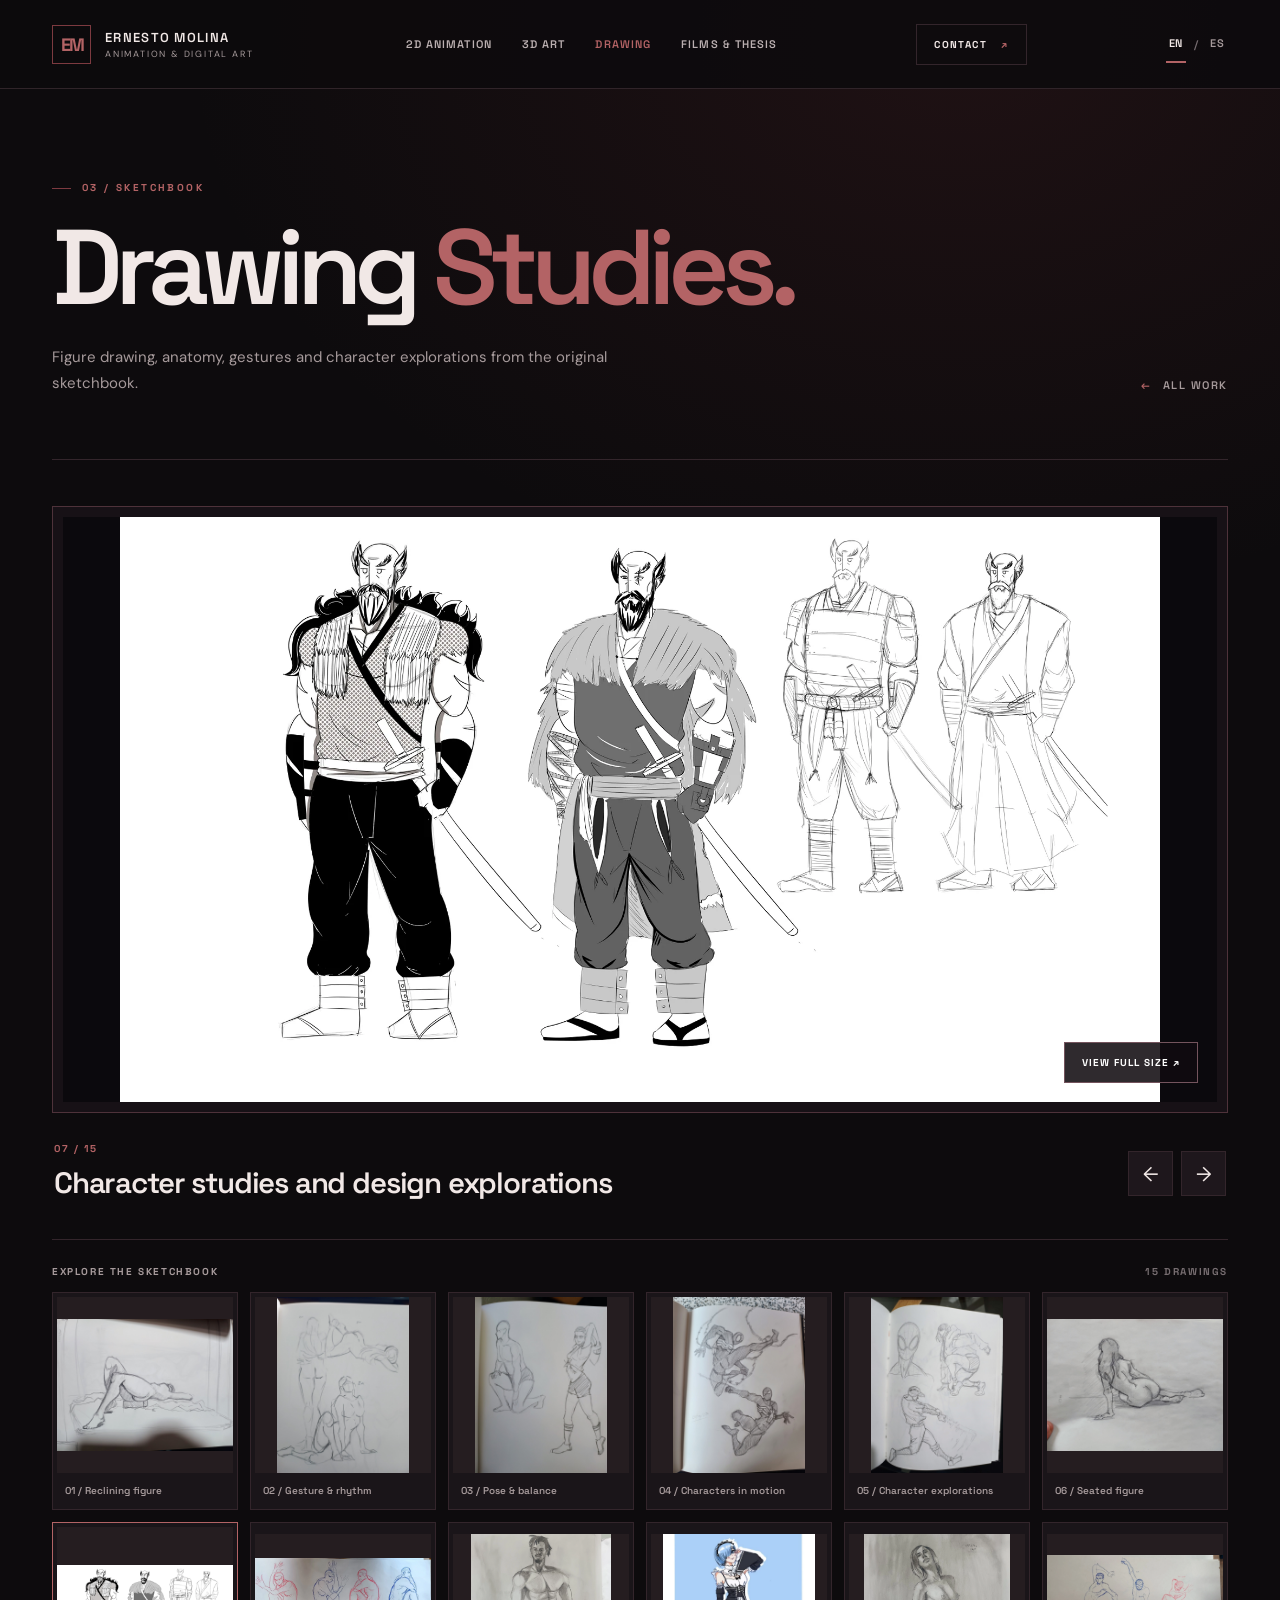
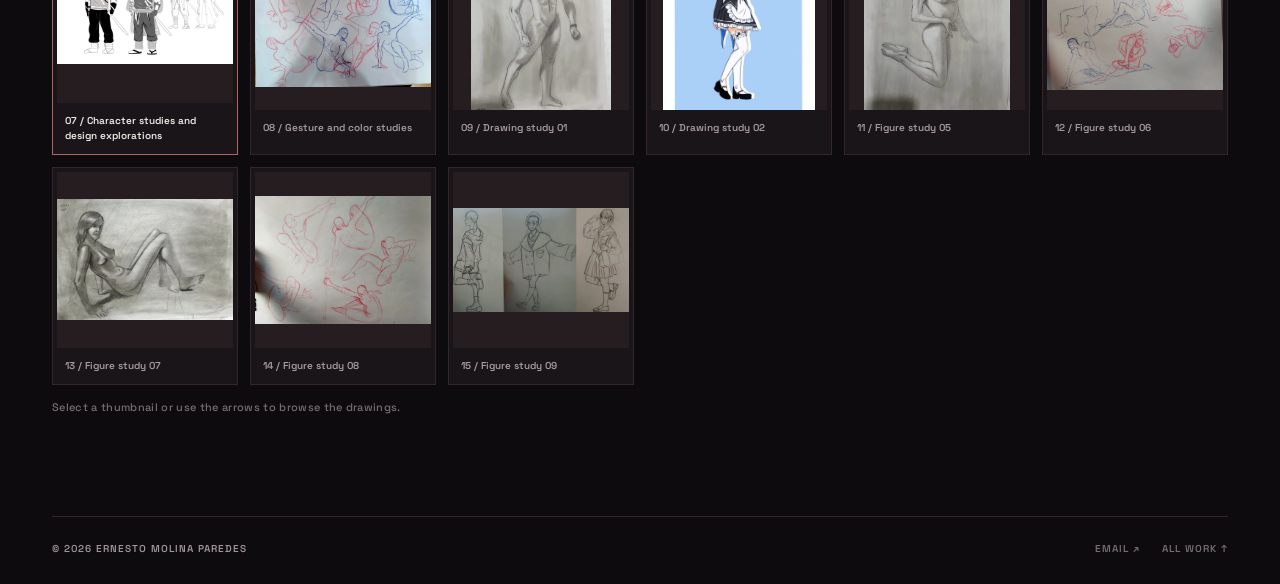
<file: studies.html>
<!doctype html>
<html lang="en"><head><meta charset="utf-8"><meta name="viewport" content="width=device-width, initial-scale=1"><meta name="theme-color" content="#0d0b0d"><meta name="description" content="Ernesto Molina — drawing studies, gestures, figure drawing and character sketches."><title>Drawing Studies — Ernesto Molina</title><link rel="stylesheet" href="./style.css"><script src="./app.js" defer></script><script src="./studies.js" defer></script><script src="./language.js"></script></head>
<body class="studies-page"><a class="skip-link" href="#main">Skip to content</a>
<div class="header-wrap"><header class="site-header site-shell"><a class="brand" href="./index.html" aria-label="Ernesto Molina home"><span class="brand-monogram">EM</span><span class="brand-copy"><strong>ERNESTO MOLINA</strong><small>ANIMATION & DIGITAL ART</small></span></a><nav class="main-nav" aria-label="Main navigation"><a href="./animation.html">2D ANIMATION</a><a href="./modeling.html">3D ART</a><a href="./studies.html" aria-current="page">DRAWING</a><a href="./films.html">FILMS & THESIS</a></nav><a class="header-mail" href="mailto:ermolrk@gmail.com">CONTACT <span>↗</span></a><nav class="language-switch" aria-label="Language"><a href="./studies.html" lang="en" data-language="en" aria-current="true">EN</a><span aria-hidden="true">/</span><a href="./studies-es.html" lang="es" data-language="es">ES</a></nav><button class="menu-btn" aria-label="Open menu" aria-expanded="false" aria-controls="mobile-nav">☰</button></header><nav class="mobile-nav" id="mobile-nav" hidden aria-label="Mobile navigation"><a href="./index.html">Home</a><a href="./animation.html">2D Animation</a><a href="./modeling.html">3D Art</a><a href="./studies.html">Drawing Studies</a><a href="./films.html">FILMS & THESIS</a><a href="mailto:ermolrk@gmail.com">Contact ↗</a></nav></div>
<main id="main" class="site-shell"><header class="page-head"><span class="eyebrow">03 / SKETCHBOOK</span><h1 class="display">Drawing <em>Studies.</em></h1><div class="head-bottom"><p class="head-summary">Figure drawing, anatomy, gestures and character explorations from the original sketchbook.</p><a class="back-link" href="./index.html"><span>←</span> ALL WORK</a></div></header>
<section class="project-viewer drawing-viewer" id="drawing-viewer" aria-label="Drawing gallery" tabindex="0" aria-roledescription="carousel"><div class="project-stage-wrap"><div class="project-stage" id="drawing-stage"><img id="drawing-main" src="./assets/sketch-04.webp" alt="Character design exploration and multiple sketches"><button class="stage-expand" id="drawing-expand" type="button" aria-label="Expand current drawing">VIEW FULL SIZE ↗</button></div></div><div class="stage-details" aria-live="polite" aria-atomic="true"><div><span class="stage-counter" id="drawing-counter">07 / 15</span><h2 id="drawing-title">Character studies and design explorations</h2></div><div class="stage-arrows"><button type="button" id="drawing-previous" aria-label="Previous drawing">←</button><button type="button" id="drawing-next" aria-label="Next drawing">→</button></div></div><div class="filmstrip-label"><span>EXPLORE THE SKETCHBOOK</span><span>15 DRAWINGS</span></div><div class="drawing-thumbnails" aria-label="Choose a drawing"><button type="button" class="filmstrip-tile" aria-pressed="false" aria-label="Show Reclining figure" data-drawing="0"><img src="./assets/drawing-01.png" alt="" loading="lazy"><span>01 / Reclining figure</span></button>
<button type="button" class="filmstrip-tile" aria-pressed="false" aria-label="Show Gesture & rhythm" data-drawing="1"><img src="./assets/drawing-02.png" alt="" loading="lazy"><span>02 / Gesture & rhythm</span></button>
<button type="button" class="filmstrip-tile" aria-pressed="false" aria-label="Show Pose & balance" data-drawing="2"><img src="./assets/drawing-03.png" alt="" loading="lazy"><span>03 / Pose & balance</span></button>
<button type="button" class="filmstrip-tile" aria-pressed="false" aria-label="Show Characters in motion" data-drawing="3"><img src="./assets/drawing-04.png" alt="" loading="lazy"><span>04 / Characters in motion</span></button>
<button type="button" class="filmstrip-tile" aria-pressed="false" aria-label="Show Character explorations" data-drawing="4"><img src="./assets/drawing-05.png" alt="" loading="lazy"><span>05 / Character explorations</span></button>
<button type="button" class="filmstrip-tile" aria-pressed="false" aria-label="Show Seated figure" data-drawing="5"><img src="./assets/drawing-06.png" alt="" loading="lazy"><span>06 / Seated figure</span></button>
<button type="button" class="filmstrip-tile is-active" aria-pressed="true" aria-label="Show Character studies and design explorations" data-drawing="6"><img src="./assets/sketch-04.webp" alt="" loading="lazy"><span>07 / Character studies and design explorations</span></button>
<button type="button" class="filmstrip-tile" aria-pressed="false" aria-label="Show Gesture and color studies" data-drawing="7"><img src="./assets/sketch-03.webp" alt="" loading="lazy"><span>08 / Gesture and color studies</span></button>
<button type="button" class="filmstrip-tile" aria-pressed="false" aria-label="Show Drawing study 01" data-drawing="8"><img src="./assets/sketch-01.webp" alt="" loading="lazy"><span>09 / Drawing study 01</span></button>
<button type="button" class="filmstrip-tile" aria-pressed="false" aria-label="Show Drawing study 02" data-drawing="9"><img src="./assets/sketch-02.webp" alt="" loading="lazy"><span>10 / Drawing study 02</span></button>
<button type="button" class="filmstrip-tile" aria-pressed="false" aria-label="Show Figure study 05" data-drawing="10"><img src="./assets/sketch-05.webp" alt="" loading="lazy"><span>11 / Figure study 05</span></button>
<button type="button" class="filmstrip-tile" aria-pressed="false" aria-label="Show Figure study 06" data-drawing="11"><img src="./assets/sketch-06.webp" alt="" loading="lazy"><span>12 / Figure study 06</span></button>
<button type="button" class="filmstrip-tile" aria-pressed="false" aria-label="Show Figure study 07" data-drawing="12"><img src="./assets/sketch-07.webp" alt="" loading="lazy"><span>13 / Figure study 07</span></button>
<button type="button" class="filmstrip-tile" aria-pressed="false" aria-label="Show Figure study 08" data-drawing="13"><img src="./assets/sketch-08.webp" alt="" loading="lazy"><span>14 / Figure study 08</span></button>
<button type="button" class="filmstrip-tile" aria-pressed="false" aria-label="Show Figure study 09" data-drawing="14"><img src="./assets/sketch-09.webp" alt="" loading="lazy"><span>15 / Figure study 09</span></button></div><p class="view-hint">Select a thumbnail or use the arrows to browse the drawings.</p></section></main>
<footer class="site-footer site-shell"><span class="footer-copy">© <span data-year>2026</span> ERNESTO MOLINA PAREDES</span><div class="footer-links"><a href="mailto:ermolrk@gmail.com">EMAIL ↗</a><a href="./index.html">ALL WORK ↑</a></div></footer>
<dialog class="lightbox" id="lightbox" aria-label="Artwork viewer"><button type="button" class="lightbox-close" aria-label="Close artwork viewer">×</button><img alt="Expanded artwork"><p></p></dialog></body></html>
</file>
<file: style.css>
@import url('https://fonts.googleapis.com/css2?family=DM+Sans:wght@400;500;600;700&family=Space+Grotesk:wght@400;500;600;700&display=swap');

:root{--bg:#0d0b0d;--bg2:#141013;--panel:#191418;--line:#33252b;--red:#a34e50;--redlight:#ce7977;--text:#f1e8e6;--muted:#a69a9b;--dim:#766d70;--font:'DM Sans',sans-serif;--display:'Space Grotesk',sans-serif}
*{box-sizing:border-box}html{scroll-behavior:smooth}body{margin:0;background:var(--bg);color:var(--text);font-family:var(--font);-webkit-font-smoothing:antialiased}body::before{content:'';pointer-events:none;position:absolute;top:0;left:0;right:0;height:740px;background:radial-gradient(ellipse at 75% 5%,rgba(126,49,54,.16),transparent 57%);z-index:-1}a{color:inherit;text-decoration:none}img{display:block;max-width:100%}button{font:inherit}button,a{-webkit-tap-highlight-color:transparent}a:focus-visible,button:focus-visible{outline:2px solid var(--redlight);outline-offset:4px}::selection{background:#813b43;color:white}
.skip-link{position:absolute;top:-50px;left:12px;z-index:100;padding:10px 16px;background:white;color:#111}.skip-link:focus{top:12px}
.site-shell{width:min(1360px,calc(100% - 104px));margin:auto}.header-wrap{border-bottom:1px solid #302429;background:rgba(13,11,13,.9);position:relative;z-index:20}.site-header{height:88px;display:flex;align-items:center;justify-content:space-between;gap:30px}.brand{display:flex;align-items:center;gap:14px;min-width:215px}.brand-monogram{border:1px solid var(--red);height:39px;width:39px;display:grid;place-items:center;font-size:18px;font-family:var(--display);font-weight:700;color:var(--redlight);letter-spacing:-2px}.brand-copy{display:flex;flex-direction:column;gap:2px}.brand-copy strong{font:600 13px var(--display);letter-spacing:.1em}.brand-copy small{font-size:9px;letter-spacing:.2em;color:var(--muted)}.main-nav{display:flex;align-items:center;gap:30px}.main-nav a{font:600 11px var(--display);letter-spacing:.1em;color:#bbb0b1;transition:color .2s}.main-nav a:hover,.main-nav a[aria-current="page"]{color:var(--redlight)}.header-mail{font:700 10px var(--display);letter-spacing:.14em;border:1px solid var(--line);padding:13px 17px;white-space:nowrap;transition:.2s}.header-mail:hover{background:var(--red);border-color:var(--red);color:#fff}.header-mail span{color:var(--redlight);padding-left:10px}.header-mail:hover span{color:white}.menu-btn{display:none;background:none;border:1px solid var(--line);width:43px;height:43px;cursor:pointer;color:white;font-size:24px}.mobile-nav{display:none;border-top:1px solid var(--line);padding:12px 28px 22px;background:#110e11}.mobile-nav a{display:block;font:600 13px var(--display);letter-spacing:.08em;padding:13px 5px;border-bottom:1px solid var(--line)}
.eyebrow{font:700 10px var(--display);color:var(--redlight);letter-spacing:.24em;text-transform:uppercase}.eyebrow::before{content:'';display:inline-block;width:19px;height:1px;background:var(--red);vertical-align:middle;margin-right:11px}.page-number{color:var(--redlight);font:500 10px var(--display);letter-spacing:.16em}.display{font-family:var(--display);letter-spacing:-.075em;line-height:.96;font-weight:600}.display em{font-style:normal;color:var(--redlight)}.section-rule{height:1px;background:var(--line)}
.home-hero{padding:95px 0 67px;display:grid;grid-template-columns:1fr auto;align-items:end;gap:40px}.home-hero .eyebrow{margin:0 0 29px}.home-hero h1{font-size:clamp(64px,8.4vw,140px);margin:0;max-width:950px}.home-hero h1 span{display:block;color:var(--redlight)}.home-hero-note{text-align:right;padding-bottom:13px;color:var(--muted);font:500 12px/1.8 var(--display);letter-spacing:.04em}.home-hero-note::before{content:'';display:block;height:1px;background:var(--red);width:64px;margin:0 0 18px auto}.home-intro{display:flex;align-items:center;justify-content:space-between;gap:20px;margin:0 0 24px}.home-intro span{font-size:10px;font-weight:700;letter-spacing:.22em;color:var(--muted)}.home-intro p{font-size:12px;color:var(--dim);margin:0}
.category-grid{display:grid;grid-template-columns:repeat(3,minmax(0,1fr));gap:20px;padding-bottom:94px}.category-card{min-width:0;position:relative;overflow:hidden;border:1px solid #37292d;background:#1b1519;aspect-ratio:1.7;isolation:isolate}.category-card::after{content:'';position:absolute;inset:0;background:linear-gradient(180deg,rgba(0,0,0,.07) 16%,rgba(8,6,8,.12) 49%,rgba(7,5,7,.88) 100%);z-index:1;transition:background .3s}.category-card::before{content:'';position:absolute;inset:0;border:2px solid transparent;z-index:3;pointer-events:none;transition:border-color .25s}.category-card:hover::before,.category-card:focus-visible::before{border-color:var(--red)}.category-card img{width:100%;height:100%;object-fit:cover;transition:transform .65s cubic-bezier(.2,.7,.2,1),filter .3s;filter:saturate(.78)}.category-card:hover img{transform:scale(1.045);filter:saturate(1)}.category-card.card-2d img{object-fit:contain;background:#d8cfcb;padding:0 10%}.category-card.card-boards img{object-fit:cover;object-position:center 22%}.category-card.card-studies img{background:#dbd2ce;object-fit:contain}.card-top{position:absolute;top:25px;left:28px;right:28px;z-index:2;display:flex;align-items:center;justify-content:space-between;font:700 10px var(--display);letter-spacing:.18em;text-shadow:0 1px 8px #000}.card-top span:last-child{display:grid;place-items:center;border:1px solid rgba(255,255,255,.4);height:35px;width:35px;font-size:21px;letter-spacing:0;transition:.25s}.category-card:hover .card-top span:last-child{background:var(--red);border-color:var(--red);transform:translate(2px,-2px)}.card-bottom{position:absolute;z-index:2;bottom:27px;left:29px;right:28px;display:flex;justify-content:space-between;align-items:end;gap:15px}.card-bottom h2{font:600 clamp(28px,3.5vw,46px)/1 var(--display);letter-spacing:-.055em;margin:0 0 8px}.card-bottom p{font:600 10px var(--display);letter-spacing:.12em;color:#c3b6b7;margin:0}.card-count{color:#d0adaf;font:600 11px var(--display)}
.page-head{padding:92px 0 63px}.page-head .eyebrow{display:block;margin-bottom:22px}.page-head h1{font-size:clamp(62px,8.3vw,120px);margin:0}.page-head .head-summary{max-width:590px;margin:26px 0 0;color:var(--muted);font-size:15px;line-height:1.75}.page-head .head-bottom{display:flex;align-items:end;justify-content:space-between;gap:20px}.back-link{font:600 11px var(--display);letter-spacing:.14em;color:var(--muted);white-space:nowrap;padding-bottom:4px}.back-link:hover{color:var(--redlight)}.back-link span{color:var(--redlight);padding-right:7px}.page-only-reel{padding:2px 0 115px}.reel-frame{position:relative;padding:10px;border:1px solid #493038;background:#170f15;box-shadow:0 28px 100px #0009}.reel-frame::before,.reel-frame::after{content:'';position:absolute;height:26px;width:26px;border-color:var(--red);border-style:solid;pointer-events:none}.reel-frame::before{top:-1px;left:-1px;border-width:2px 0 0 2px}.reel-frame::after{bottom:-1px;right:-1px;border-width:0 2px 2px 0}.video-ratio{aspect-ratio:16/9;width:100%;background:#080608}.video-ratio iframe{border:0;width:100%;height:100%;display:block}.reel-note{display:flex;justify-content:space-between;margin-top:16px;gap:15px;color:var(--dim);font:600 10px var(--display);letter-spacing:.15em}.reel-note a{color:var(--redlight)}
.subnav{border-top:1px solid var(--line);border-bottom:1px solid var(--line);display:flex;gap:34px;flex-wrap:wrap;padding:18px 0;margin-bottom:84px}.subnav a{font:600 11px var(--display);letter-spacing:.11em;color:var(--muted)}.subnav a:hover{color:var(--redlight)}.subnav a span{color:var(--redlight);margin-right:6px}
.project-case{padding:0 0 88px;margin-bottom:85px;border-bottom:1px solid var(--line);scroll-margin-top:30px}.project-case:last-of-type{border-bottom:0;margin-bottom:30px}.project-header{display:grid;grid-template-columns:minmax(240px,.62fr) 1fr;gap:35px;align-items:end;margin:0 0 36px}.project-header h2{font:600 clamp(36px,4.6vw,64px)/1.1 var(--display);letter-spacing:-.065em;margin:15px 0 0}.project-header p{color:var(--muted);font-size:14px;line-height:1.75;max-width:540px;margin:0 0 5px auto}.process-label{display:flex;align-items:center;gap:15px;margin:30px 0 14px}.process-label span{font:700 10px var(--display);color:var(--redlight);letter-spacing:.19em;white-space:nowrap}.process-label::after{content:'';height:1px;background:var(--line);flex:1}.art-grid{display:grid;grid-template-columns:repeat(2,minmax(0,1fr));gap:16px}.art-grid.three{grid-template-columns:repeat(3,minmax(0,1fr))}.art-grid.four{grid-template-columns:repeat(4,minmax(0,1fr))}.art-grid.one{grid-template-columns:1fr}.art-tile{min-width:0;cursor:zoom-in;text-align:left;color:var(--text);padding:0;background:#151217;border:1px solid #33292c;position:relative;display:block;overflow:hidden}.art-tile .image-well{display:block;aspect-ratio:1.7;overflow:hidden;background:#161316}.art-tile.portrait .image-well{aspect-ratio:.87}.art-tile.square .image-well{aspect-ratio:1}.art-tile.long .image-well{aspect-ratio:2.15}.art-tile img{width:100%;height:100%;object-fit:contain;transition:transform .35s}.art-tile:hover img{transform:scale(1.025)}.art-tile .tile-caption{display:flex;justify-content:space-between;align-items:center;gap:10px;padding:14px 15px;font:600 11px var(--display);letter-spacing:.025em;color:#c3b7b6}.art-tile .tile-caption b{font-size:16px;font-weight:400;color:var(--redlight)}.art-tile .image-well.light{background:#dad4cf}.art-tile .image-well.blue{background:#2b426b}
.commercials{display:grid;grid-template-columns:repeat(3,minmax(0,1fr));gap:17px;margin-top:22px}.commercial-video{border:1px solid var(--line);background:var(--panel);padding:8px}.commercial-video .video-ratio{aspect-ratio:16/9}.commercial-video p{margin:12px 5px 6px;font:600 11px var(--display);color:var(--muted);letter-spacing:.08em}.commercial-video p span{color:var(--redlight);float:right}
.gallery-intro{display:flex;justify-content:space-between;gap:20px;align-items:end;margin:0 0 25px;color:var(--dim);font:600 11px var(--display);letter-spacing:.12em}.editorial-gallery{padding-bottom:105px}.editorial-gallery .art-grid{gap:18px}.editorial-gallery .art-tile .image-well{aspect-ratio:1.45}.editorial-gallery .art-tile.vertical .image-well{aspect-ratio:.95}.editorial-gallery .art-tile.wide{grid-column:span 2}.editorial-gallery .art-tile.wide .image-well{aspect-ratio:2.05}.editorial-gallery .art-grid.three{grid-template-columns:repeat(3,minmax(0,1fr))}
.site-footer{border-top:1px solid var(--line);display:flex;gap:20px;align-items:center;justify-content:space-between;padding-top:25px;padding-bottom:29px;font:600 10px var(--display);letter-spacing:.1em;color:var(--dim)}.footer-links{display:flex;gap:22px}.footer-links a:hover{color:var(--redlight)}.footer-copy{color:#a19497}
.lightbox{position:fixed;inset:0;max-width:none;max-height:none;width:100vw;height:100dvh;padding:60px 7vw 30px;margin:0;border:0;background:rgba(6,5,6,.96);color:white;z-index:100;display:none;flex-direction:column;align-items:center;justify-content:center;gap:20px}.lightbox[open]{display:flex}.lightbox::backdrop{background:rgba(0,0,0,.9)}.lightbox img{max-width:100%;max-height:calc(100dvh - 160px);object-fit:contain}.lightbox p{margin:0;color:#c8b8ba;font:500 13px var(--display)}.lightbox-close{position:absolute;top:21px;right:26px;background:#21161b;border:1px solid var(--line);color:white;height:42px;width:42px;cursor:pointer;font-size:25px}
:root{--red:#7d3a40;--redlight:#b36365}
.home-intro.section-rule,.gallery-intro.section-rule{height:auto;background:none;border-top:1px solid var(--line)}
.home-hero{padding-top:77px;padding-bottom:56px}
.home-hero h1{font-size:clamp(60px,7.7vw,118px)}
@media(max-width:1040px){.site-shell{width:min(100% - 56px,1360px)}.main-nav{gap:18px}.brand{min-width:195px}.header-mail{display:none}.home-hero{padding:65px 0 45px}.art-grid.four{grid-template-columns:repeat(2,1fr)}.commercials{grid-template-columns:repeat(2,1fr)}}
@media(max-width:760px){.site-shell{width:calc(100% - 34px)}.site-header{height:72px}.brand-copy strong{font-size:11px}.brand-copy small{font-size:8px}.main-nav{display:none}.menu-btn{display:block}.mobile-nav:not([hidden]){display:block}.home-hero{display:block;padding:64px 0 42px}.home-hero h1{font-size:clamp(53px,12vw,85px)}.home-hero-note{text-align:left;margin:27px 0 0;padding:0}.home-hero-note::before{margin:0 0 10px}.home-intro p{display:none}.category-grid{grid-template-columns:1fr;gap:14px;padding-bottom:65px}.category-card{aspect-ratio:1.45}.card-bottom h2{font-size:36px}.page-head{padding:66px 0 38px}.page-head h1{font-size:clamp(54px,13vw,90px)}.page-head .head-bottom{display:block}.back-link{display:inline-block;margin-top:22px}.page-only-reel{padding:0 0 75px}.reel-frame{padding:5px}.reel-note{font-size:9px;line-height:1.5}.subnav{gap:15px 22px;margin-bottom:60px}.project-header{grid-template-columns:1fr;gap:15px;margin-bottom:26px}.project-header p{margin:0}.project-case{padding-bottom:58px;margin-bottom:60px}.art-grid.three,.commercials{grid-template-columns:repeat(2,minmax(0,1fr))}.editorial-gallery .art-grid.three{grid-template-columns:repeat(2,minmax(0,1fr))}.art-tile .tile-caption{font-size:10px;padding:12px}.site-footer{align-items:flex-start;flex-direction:column;gap:14px}}
@media(max-width:500px){.category-card{aspect-ratio:1.3}.card-top{top:18px;left:18px;right:18px}.card-bottom{left:19px;bottom:20px;right:19px}.art-grid,.art-grid.three,.art-grid.four,.commercials,.editorial-gallery .art-grid.three{grid-template-columns:1fr}.editorial-gallery .art-tile.wide{grid-column:auto}.art-tile .image-well,.art-tile.long .image-well,.editorial-gallery .art-tile .image-well,.editorial-gallery .art-tile.wide .image-well{aspect-ratio:1.45}.art-tile.portrait .image-well{aspect-ratio:1.1}.gallery-intro{flex-direction:column;align-items:flex-start}.lightbox{padding:70px 12px 24px}}
@media(prefers-reduced-motion:reduce){html{scroll-behavior:auto}.category-card img,.art-tile img{transition:none}}

/* Compact, project-by-project 3D portfolio browser */
.model-page-head{padding-bottom:50px}
.project-collection{padding-bottom:59px}
.project-collection-label{display:flex;align-items:center;justify-content:space-between;margin:0 0 19px;gap:20px}
.project-collection-label span:last-child{font:600 10px var(--display);letter-spacing:.16em;color:var(--dim)}
.project-picker{display:grid;grid-template-columns:repeat(4,minmax(0,1fr));gap:13px}
.project-option{position:relative;aspect-ratio:1.47;min-width:0;overflow:hidden;cursor:pointer;padding:0;text-align:left;border:1px solid var(--line);background:#171318;color:white;isolation:isolate;transition:border-color .2s,transform .2s}
.project-option::after{content:'';position:absolute;inset:0;background:linear-gradient(180deg,rgba(4,3,5,.13),rgba(4,3,5,.04) 33%,rgba(4,3,5,.93));pointer-events:none;z-index:1}
.project-option img{height:100%;width:100%;object-fit:cover;filter:saturate(.72) brightness(.79);transition:transform .4s,filter .3s}
.project-option:hover img,.project-option.is-selected img{filter:saturate(1) brightness(.96);transform:scale(1.035)}
.project-option:hover,.project-option.is-selected{border-color:var(--redlight)}
.project-option.is-selected::before{content:'';position:absolute;inset:0;border:2px solid var(--redlight);z-index:3;pointer-events:none}
.project-option-number{position:absolute;top:13px;left:15px;font:700 10px var(--display);letter-spacing:.14em;z-index:2;color:#ded1d0}
.project-option-name{position:absolute;z-index:2;bottom:17px;left:16px;right:12px;font:600 clamp(16px,1.6vw,23px)/1.15 var(--display);letter-spacing:-.035em;text-shadow:0 2px 9px #000}
.project-option-name small{display:block;margin-top:8px;font:600 9px var(--display);letter-spacing:.12em;color:#c4b2b3}
.project-viewer{border-top:1px solid var(--line);padding-top:46px;padding-bottom:102px;scroll-margin-top:22px}
.project-viewer-heading{display:grid;grid-template-columns:1fr minmax(300px,.85fr);gap:35px;align-items:end;margin:0 0 27px}
.project-viewer-heading h2{font:600 clamp(40px,5.2vw,76px)/1.05 var(--display);letter-spacing:-.065em;margin:13px 0 0}
.project-viewer-heading p{font:400 14px/1.75 var(--font);color:var(--muted);max-width:600px;margin:0 0 3px}
.project-viewer-heading .project-tools{margin:14px 0 0;color:var(--redlight);font:700 10px/1.7 var(--display);letter-spacing:.1em}
.project-tools[hidden]{display:none}
.project-stage-wrap{padding:10px;border:1px solid #4e323a;background:#171116}
.project-stage{width:100%;aspect-ratio:16/9;position:relative;overflow:hidden;background:#0b090d}
.project-stage>img,.project-stage>iframe{display:block;width:100%;height:100%;border:0}
.project-stage>img{object-fit:contain}
.stage-expand{position:absolute;bottom:19px;right:19px;padding:13px 17px;background:rgba(17,11,15,.87);color:white;border:1px solid #74545d;cursor:pointer;font:700 10px var(--display);letter-spacing:.1em;transition:background .2s}
.stage-expand:hover{background:var(--red)}
.stage-details{display:flex;justify-content:space-between;align-items:center;gap:30px;padding:23px 2px 28px;border-bottom:1px solid var(--line)}
.stage-counter{font:700 10px var(--display);letter-spacing:.15em;color:var(--redlight)}
.stage-details h3{font:600 clamp(20px,2.3vw,31px)/1.2 var(--display);letter-spacing:-.04em;margin:9px 0}
.stage-details p{font:400 13px/1.7 var(--font);color:var(--muted);margin:0;max-width:800px}
.stage-arrows{display:flex;gap:8px;flex:0 0 auto}
.stage-arrows button{width:45px;height:45px;cursor:pointer;background:#1e171c;color:var(--text);border:1px solid var(--line);font-size:20px;transition:background .2s,border-color .2s}
.stage-arrows button:hover{background:var(--red);border-color:var(--red)}
.filmstrip-label{display:flex;justify-content:space-between;align-items:center;gap:20px;padding:25px 0 14px;font:700 10px var(--display);letter-spacing:.16em;color:var(--muted)}
.filmstrip-label span:last-child{color:var(--dim)}
.project-filmstrip{display:flex;gap:12px;overflow-x:auto;overscroll-behavior-x:contain;scrollbar-color:var(--red) #211a1d;scrollbar-width:thin;padding:1px 1px 13px;scroll-snap-type:x proximity}
.filmstrip-tile{position:relative;flex:0 0 clamp(130px,14vw,188px);min-width:0;cursor:pointer;background:#1a1519;border:1px solid var(--line);color:var(--muted);padding:4px 4px 11px;scroll-snap-align:start;transition:border-color .2s,color .2s}
.filmstrip-tile img{display:block;width:100%;aspect-ratio:16/10;object-fit:cover;background:#251d20;filter:saturate(.7);transition:filter .2s}
.filmstrip-tile span{display:block;padding:10px 8px 0;font:600 11px/1.3 var(--display);text-align:left}
.filmstrip-tile:hover,.filmstrip-tile.is-active{border-color:var(--redlight);color:var(--text)}
.filmstrip-tile:hover img,.filmstrip-tile.is-active img{filter:saturate(1)}
.filmstrip-play{position:absolute;top:26px;left:50%;transform:translateX(-50%);display:grid;place-items:center;width:34px;height:34px;border-radius:50%;background:rgba(25,15,20,.84);color:white;border:1px solid var(--redlight);font-size:12px}
.view-hint{color:var(--dim);font:500 11px var(--display);letter-spacing:.03em;margin:15px 0 0}.view-hint span{color:var(--redlight)}
@media(max-width:1050px){.project-picker{grid-template-columns:repeat(3,minmax(0,1fr))}.project-option-name{font-size:21px}}
@media(max-width:760px){.model-page-head{padding-bottom:32px}.project-collection{padding-bottom:40px}.project-picker{grid-template-columns:repeat(2,minmax(0,1fr));gap:10px}.project-option{aspect-ratio:1.18}.project-option-name{font-size:19px;bottom:13px;left:12px}.project-option-name small{font-size:8px}.project-option-number{top:10px;left:12px}.project-viewer{padding-top:32px;padding-bottom:65px}.project-viewer-heading{grid-template-columns:1fr;gap:13px}.project-viewer-heading h2{font-size:48px}.project-viewer-heading p{font-size:13px}.project-stage-wrap{padding:4px}.stage-expand{bottom:9px;right:9px;padding:9px 11px;font-size:9px}.stage-details{align-items:flex-start;gap:15px}.stage-arrows button{width:37px;height:37px}.filmstrip-tile{flex-basis:140px}}
@media(max-width:370px){.project-option-name{font-size:16px}.project-option-name small{font-size:7px}.stage-details{flex-direction:column}.stage-arrows{align-self:flex-end}}
/* Drawing gallery shares the 3D viewer with a thumbnail grid. */
.drawing-viewer .project-stage{aspect-ratio:16/9;height:clamp(320px,65vh,760px)}
.drawing-viewer .stage-details h2{font:600 clamp(20px,2.3vw,31px)/1.2 var(--display);letter-spacing:-.04em;margin:9px 0}
.drawing-thumbnails{display:grid;grid-template-columns:repeat(6,minmax(0,1fr));gap:12px}
.drawing-thumbnails .filmstrip-tile{width:100%}
.drawing-thumbnails .filmstrip-tile img{aspect-ratio:1;object-fit:contain;filter:none}
.drawing-thumbnails .filmstrip-tile span{font-size:10px;line-height:1.5}
@media(max-width:1040px){.drawing-thumbnails{grid-template-columns:repeat(5,minmax(0,1fr))}}
@media(max-width:760px){.drawing-thumbnails{grid-template-columns:repeat(3,minmax(0,1fr));gap:10px}.drawing-viewer .project-stage{height:clamp(300px,55vh,600px)}.drawing-viewer .stage-details{align-items:center}}
@media(max-width:380px){.drawing-thumbnails{grid-template-columns:repeat(2,minmax(0,1fr))}}
/* The language choice stays visible in desktop and mobile navigation. */
.language-switch{display:flex;align-items:center;gap:8px;flex-shrink:0;font:600 11px var(--display);letter-spacing:.08em}
.language-switch a{color:var(--muted);padding:11px 3px;border-bottom:2px solid transparent}
.language-switch a[aria-current="true"]{color:var(--text);border-color:var(--redlight)}
.language-switch a:hover{color:var(--redlight)}
.language-switch>span{color:var(--dim)}
html[lang="es"] .main-nav{gap:20px}
html[lang="es"] .site-header{gap:22px}
@media(max-width:1200px){.header-mail{display:none}}
@media(max-width:760px){.site-header{gap:12px}.brand{min-width:0;margin-right:auto}.language-switch{gap:5px;font-size:10px}.brand-copy small{letter-spacing:.1em}}
@media(max-width:370px){.brand{gap:8px}.brand-copy strong{font-size:9px}.brand-copy small{font-size:6px}.brand-monogram{width:31px;height:34px}.menu-btn{width:35px}.site-header{gap:8px}}

/* Film projects. */
.film-case{padding-bottom:100px}.film-case .film-credit{margin-top:15px;color:var(--redlight);font:700 11px/1.7 var(--display);letter-spacing:.09em}
.film-feature{border-top:1px solid var(--line);display:flex;align-items:center;justify-content:space-between;gap:30px;padding:32px 0 46px;margin-bottom:45px}.film-feature-title{font:600 clamp(28px,4vw,48px)/1.15 var(--display);letter-spacing:-.04em}.film-feature-title small{display:block;margin-top:12px;font:600 10px var(--display);letter-spacing:.1em;color:var(--muted)}.film-feature-arrow{font-size:35px;color:var(--redlight)}.film-feature:hover .film-feature-title{color:var(--redlight)}
@media(min-width:761px) and (max-width:1050px){.main-nav{gap:14px}html[lang="es"] .main-nav{gap:12px}.main-nav a{font-size:10px}.site-header{gap:16px}html[lang="es"] .site-header{gap:16px}}
@media(max-width:760px){.film-feature{flex-wrap:wrap;gap:24px}.film-feature>.eyebrow{width:100%}.film-case{padding-bottom:65px}}

.video-ratio video{display:block;width:100%;height:100%;object-fit:contain;background:#080608}.thesis-case{padding-top:45px;border-top:1px solid var(--line);scroll-margin-top:25px}

/* Four equal portfolio categories, with the film projects alongside the galleries. */
.category-grid.home-four{grid-template-columns:repeat(2,minmax(0,1fr))}.card-films img{object-position:center}.home-four .card-bottom h2{font-size:clamp(28px,3.5vw,46px)}
@media(max-width:760px){.category-grid.home-four{grid-template-columns:1fr}.home-four .card-bottom h2{font-size:36px}}

/* Full-size 3D viewer: artwork, synchronized description and navigation. */
.model-lightbox[open]{display:grid;grid-template-rows:minmax(0,1fr) auto;gap:22px;padding:62px 5vw 26px;overflow:hidden}
.model-lightbox>img{width:100%;height:100%;min-height:0;max-height:100%;object-fit:contain;justify-self:center}
.fullview-details{width:100%;max-height:32dvh;overflow:auto;min-width:0;justify-self:stretch;padding:0 2px}
.fullview-heading{display:flex;align-items:center;justify-content:space-between;gap:24px}
.model-lightbox .fullview-title{font:600 clamp(20px,2.6vw,36px)/1.15 var(--display);letter-spacing:-.035em;color:var(--text);margin:0}
.model-lightbox .fullview-description{font:400 14px/1.75 var(--font);color:#c8b8ba;margin:12px 0 0;max-width:1100px}
.fullview-nav{display:flex;gap:10px;align-items:center;flex-shrink:0}
.fullview-nav .stage-counter{margin-right:8px;white-space:nowrap}
.fullview-nav button{width:44px;height:44px;border:1px solid #74545d;background:#21161b;color:white;font-size:22px;cursor:pointer}
.fullview-nav button:hover{background:var(--red)}.fullview-nav button:disabled{opacity:.4;cursor:default}
@media(max-width:600px){.model-lightbox[open]{padding:66px 16px 20px;gap:16px}.fullview-heading{align-items:flex-start;flex-direction:column-reverse;gap:14px}.fullview-nav{align-self:flex-end}.model-lightbox .fullview-title{font-size:23px}.model-lightbox .fullview-description{font-size:13px;line-height:1.6}.fullview-details{max-height:42dvh}}
</file>
